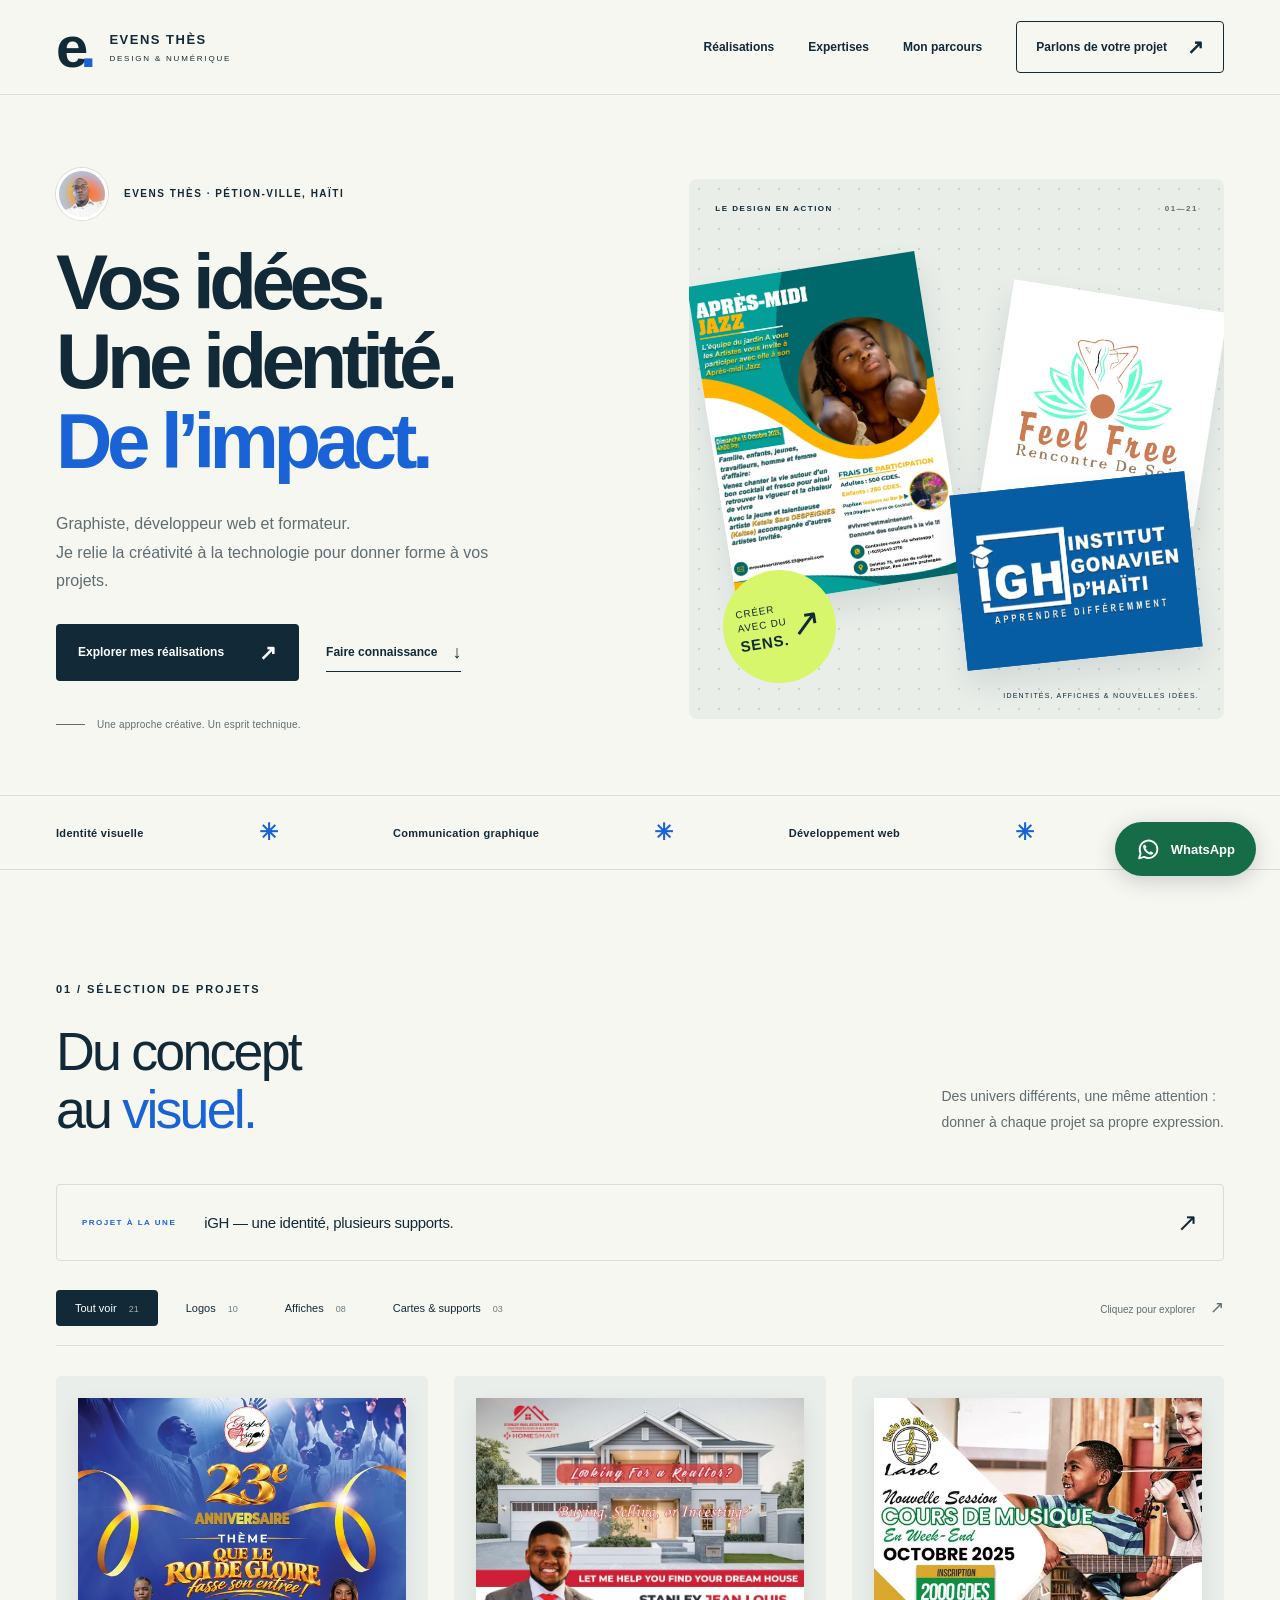
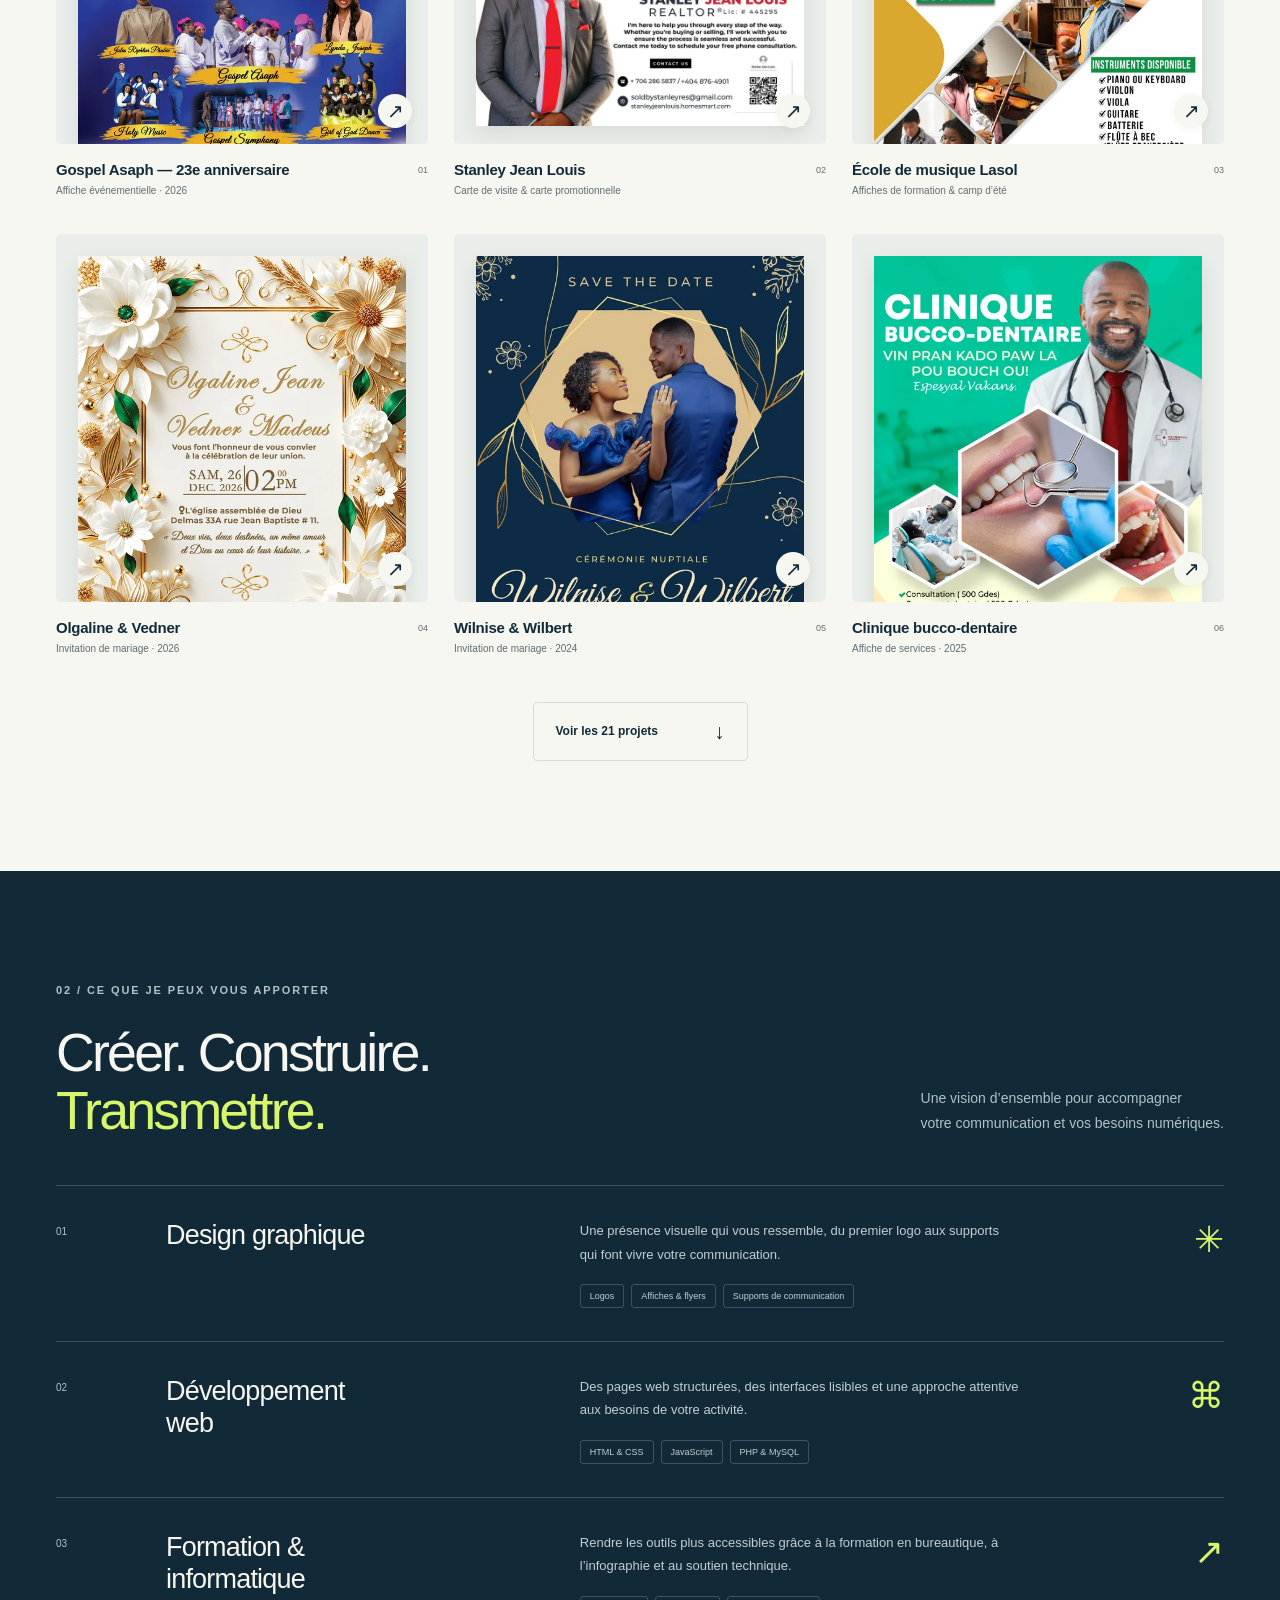
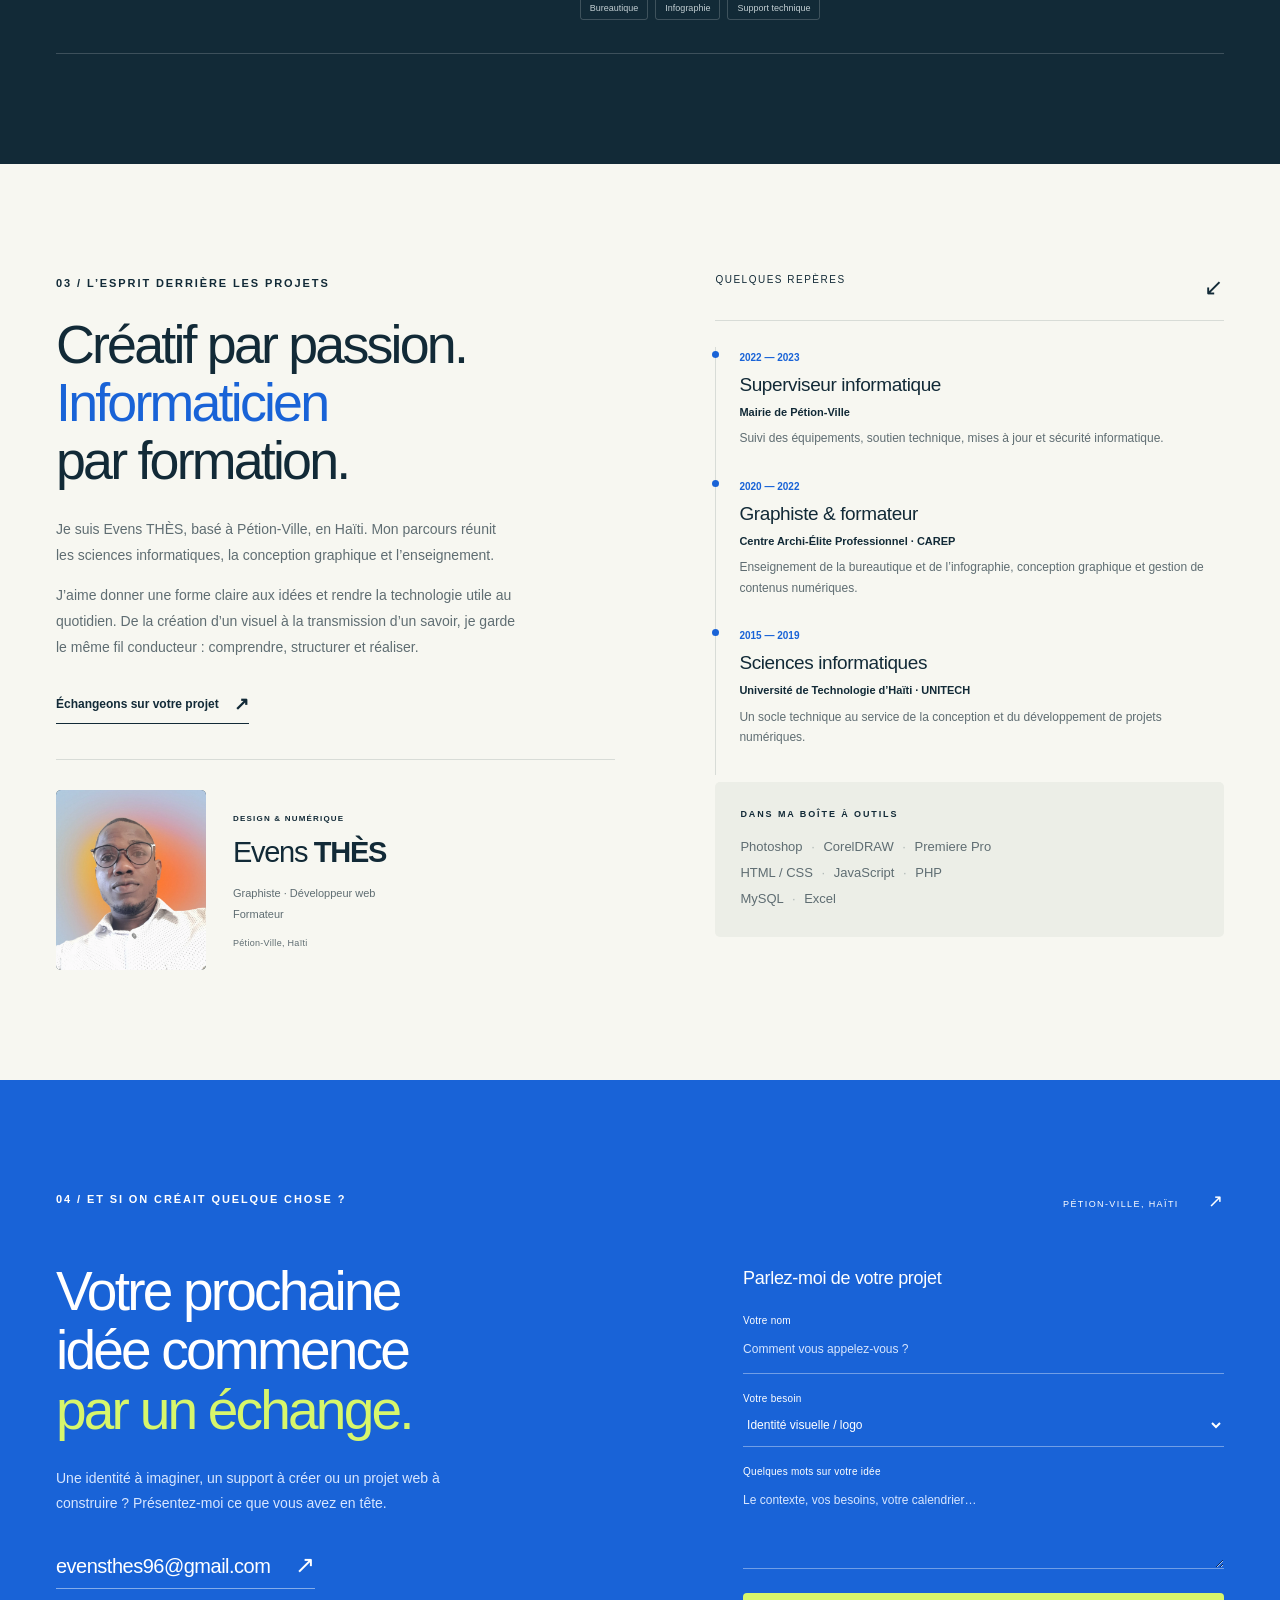
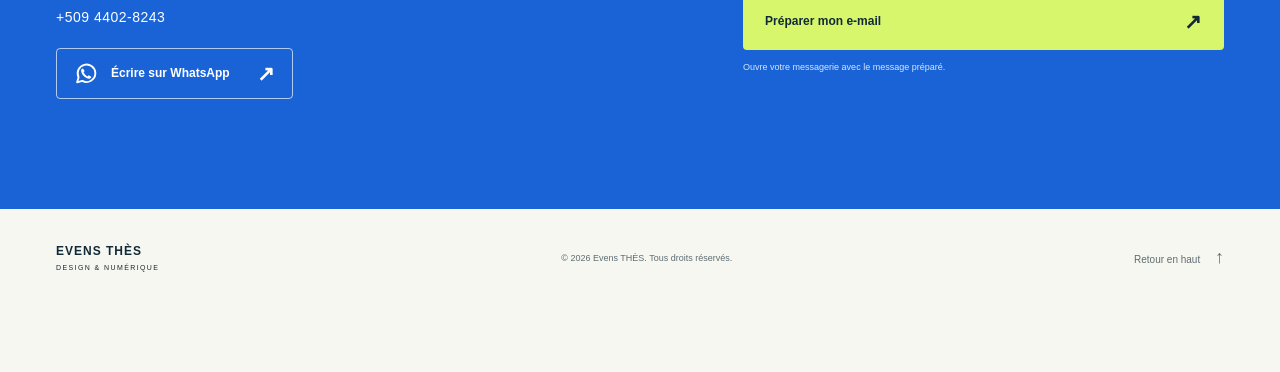
<file: index.html>
<!doctype html>
<html lang="fr">
<head>
<meta charset="UTF-8"><meta name="viewport" content="width=device-width, initial-scale=1">
<title>Evens THÈS — Graphiste & développeur web en Haïti</title>
<meta name="description" content="Portfolio d’Evens THÈS, graphiste, développeur web et formateur à Pétion-Ville, Haïti. Découvrez ses identités visuelles, affiches et son parcours informatique.">
<meta name="theme-color" content="#122a37">
<meta property="og:title" content="Evens THÈS — Design & numérique"><meta property="og:description" content="Des identités qui se remarquent. Des solutions qui servent. Découvrez mon univers graphique et numérique."><meta property="og:type" content="website"><meta property="og:image" content="assets/jazz.webp">
<link rel="icon" type="image/svg+xml" href="assets/favicon.svg"><link rel="stylesheet" href="style.css">
<script src="configuration.js" defer></script>
<script src="contact.js" defer></script>
<script src="projets.js" defer></script>
<script src="app.js" defer></script>
</head>
<body>
<a class="skip" href="#main">Aller au contenu</a>
<header class="header"><div class="nav-wrap">
<a class="brand" href="#accueil" aria-label="Evens THÈS, accueil"><span class="brand-symbol">e<span>.</span></span><span>EVENS THÈS<span class="brand-sub">DESIGN & NUMÉRIQUE</span></span></a>
<button class="menu-toggle" aria-controls="navigation" aria-expanded="false" aria-label="Ouvrir le menu"><span></span><span></span></button>
<nav id="navigation" aria-label="Navigation principale"><a href="#realisations">Réalisations</a><a href="#expertises">Expertises</a><a href="#parcours">Mon parcours</a><a class="nav-contact" href="#contact">Parlons de votre projet <span aria-hidden="true">↗</span></a></nav>
</div></header>
<main id="main">
<section class="hero wrap" id="accueil">
<div class="hero-copy"><p class="eyebrow"><img class="hero-avatar" data-profile-photo src="assets/photo-profil.webp" alt="Portrait d’Evens THÈS" width="52" height="52"> EVENS THÈS · PÉTION-VILLE, HAÏTI</p>
<h1>Vos idées.<br>Une identité.<br><span>De l’impact.</span></h1>
<p class="hero-intro">Graphiste, développeur web et formateur.<br>Je relie la créativité à la technologie pour donner forme à vos projets.</p>
<div class="hero-actions"><a class="button primary" href="#realisations">Explorer mes réalisations <span aria-hidden="true">↗</span></a><a class="text-link" href="#parcours">Faire connaissance <span aria-hidden="true">↓</span></a></div>
<div class="hero-note"><span class="note-line"></span> Une approche créative. Un esprit technique.</div></div>
<div class="hero-art" aria-label="Aperçu de mes créations graphiques"><div class="art-grid"></div><div class="art-label">LE DESIGN EN ACTION <span>01—21</span></div>
<button class="hero-piece hero-jazz" data-project="jazz" aria-label="Découvrir l’affiche Après-midi Jazz"><img src="assets/jazz-thumb.webp" alt="Affiche Après-midi Jazz" width="566" height="800" fetchpriority="high"></button>
<button class="hero-piece hero-feel" data-project="feel-free" aria-label="Découvrir le logo Feel Free"><img src="assets/feel-free-thumb.webp" alt="Identité visuelle Feel Free" width="740" height="750"></button>
<button class="hero-piece hero-igh" data-project="igh" aria-label="Découvrir le logo Institut Gonavien d’Haïti"><img src="assets/igh-thumb.webp" alt="Identité visuelle IGH" width="750" height="750"></button>
<div class="round-note" aria-hidden="true"><span>CRÉER<br>AVEC DU<br><strong>SENS.</strong></span><b>↗</b></div><p class="art-footer">IDENTITÉS, AFFICHES & NOUVELLES IDÉES.</p></div>
</section>
<div class="discipline-band"><div class="wrap"><span>Identité visuelle</span><i>✳</i><span>Communication graphique</span><i>✳</i><span>Développement web</span><i>✳</i><span>Transmission</span></div></div>
<section class="work-section wrap section" id="realisations">
<div class="section-heading"><div><p class="eyebrow">01 / SÉLECTION DE PROJETS</p><h2>Du concept<br>au <em>visuel.</em></h2></div><p class="section-lead">Des univers différents, une même attention :<br>donner à chaque projet sa propre expression.</p></div>
<a class="featured-link" href="projet-igh.html"><span>PROJET À LA UNE</span><strong>iGH — une identité, plusieurs supports.</strong><span class="featured-arrow" aria-hidden="true">↗</span></a>
<div class="filter-bar"><div class="filters" role="group" aria-label="Filtrer les réalisations"><button class="filter active" data-filter="all" aria-pressed="true">Tout voir <span>21</span></button><button class="filter" data-filter="logos" aria-pressed="false">Logos <span>10</span></button><button class="filter" data-filter="affiches" aria-pressed="false">Affiches <span>08</span></button><button class="filter" data-filter="supports" aria-pressed="false">Cartes & supports <span>03</span></button></div><span class="filter-hint">Cliquez pour explorer <span aria-hidden="true">↗</span></span></div>
<p class="sr-only" role="status" id="work-status"></p><div class="work-grid" id="work-grid"></div>
<div class="more-wrap"><button class="button outline" id="more-projects">Voir les 21 projets <span aria-hidden="true">↓</span></button></div>
<noscript><p>Découvrez quelques créations ci-dessus. Activez JavaScript pour afficher la galerie complète.</p></noscript>
</section>
<section class="expertise-section section" id="expertises"><div class="wrap"><div class="section-heading"><div><p class="eyebrow">02 / CE QUE JE PEUX VOUS APPORTER</p><h2>Créer. Construire.<br><em>Transmettre.</em></h2></div><p class="section-lead">Une vision d’ensemble pour accompagner<br>votre communication et vos besoins numériques.</p></div>
<div class="service-list">
<article class="service"><span class="service-num">01</span><h3>Design graphique</h3><div><p>Une présence visuelle qui vous ressemble, du premier logo aux supports qui font vivre votre communication.</p><div class="tags"><span>Logos</span><span>Affiches & flyers</span><span>Supports de communication</span></div></div><span class="service-icon" aria-hidden="true">✳</span></article>
<article class="service"><span class="service-num">02</span><h3>Développement <br>web</h3><div><p>Des pages web structurées, des interfaces lisibles et une approche attentive aux besoins de votre activité.</p><div class="tags"><span>HTML & CSS</span><span>JavaScript</span><span>PHP & MySQL</span></div></div><span class="service-icon" aria-hidden="true">⌘</span></article>
<article class="service"><span class="service-num">03</span><h3>Formation & <br>informatique</h3><div><p>Rendre les outils plus accessibles grâce à la formation en bureautique, à l’infographie et au soutien technique.</p><div class="tags"><span>Bureautique</span><span>Infographie</span><span>Support technique</span></div></div><span class="service-icon" aria-hidden="true">↗</span></article>
</div></div></section>
<section class="about-section wrap section" id="parcours"><div class="about-intro"><p class="eyebrow">03 / L’ESPRIT DERRIÈRE LES PROJETS</p><h2>Créatif par passion.<br><em>Informaticien</em><br>par formation.</h2><p>Je suis Evens THÈS, basé à Pétion-Ville, en Haïti. Mon parcours réunit les sciences informatiques, la conception graphique et l’enseignement.</p><p>J’aime donner une forme claire aux idées et rendre la technologie utile au quotidien. De la création d’un visuel à la transmission d’un savoir, je garde le même fil conducteur : comprendre, structurer et réaliser.</p><a class="text-link" href="#contact">Échangeons sur votre projet <span aria-hidden="true">↗</span></a><figure class="profile-card"><div class="profile-photo-wrap"><img id="profile-photo" data-profile-photo src="assets/photo-profil.webp" alt="Portrait d’Evens THÈS" width="400" height="480" loading="lazy"></div><figcaption><span class="eyebrow">DESIGN & NUMÉRIQUE</span><span class="profile-name">Evens <strong>THÈS</strong></span><span class="profile-role">Graphiste · Développeur web<br>Formateur</span><span class="profile-place">Pétion-Ville, Haïti</span></figcaption></figure></div>
<div class="about-details"><div class="detail-title">QUELQUES REPÈRES <span aria-hidden="true">↙</span></div>
<ol class="timeline"><li><span class="date">2022 — 2023</span><h3>Superviseur informatique</h3><p class="org">Mairie de Pétion-Ville</p><p>Suivi des équipements, soutien technique, mises à jour et sécurité informatique.</p></li><li><span class="date">2020 — 2022</span><h3>Graphiste & formateur</h3><p class="org">Centre Archi-Élite Professionnel · CAREP</p><p>Enseignement de la bureautique et de l’infographie, conception graphique et gestion de contenus numériques.</p></li><li><span class="date">2015 — 2019</span><h3>Sciences informatiques</h3><p class="org">Université de Technologie d’Haïti · UNITECH</p><p>Un socle technique au service de la conception et du développement de projets numériques.</p></li></ol>
<div class="toolbox"><p class="eyebrow">DANS MA BOÎTE À OUTILS</p><p>Photoshop <span>·</span> CorelDRAW <span>·</span> Premiere Pro<br>HTML / CSS <span>·</span> JavaScript <span>·</span> PHP<br>MySQL <span>·</span> Excel</p></div></div></section>
<section class="contact-section section" id="contact"><div class="wrap"><div class="contact-top"><p class="eyebrow">04 / ET SI ON CRÉAIT QUELQUE CHOSE ?</p><span>PÉTION-VILLE, HAÏTI <span aria-hidden="true">↗</span></span></div><div class="contact-layout"><div><h2>Votre prochaine<br>idée commence<br><em>par un échange.</em></h2><p>Une identité à imaginer, un support à créer ou un projet web à construire ? Présentez-moi ce que vous avez en tête.</p><a class="email-link" href="mailto:evensthes96@gmail.com">evensthes96@gmail.com <span aria-hidden="true">↗</span></a><a class="phone-link" href="tel:+50944028243">+509 4402-8243</a><a class="button whatsapp-contact" data-whatsapp href="https://wa.me/50944028243?text=Bonjour%20Evens%2C%20je%20souhaite%20%C3%A9changer%20au%20sujet%20d%E2%80%99un%20projet." target="_blank" rel="noopener noreferrer"><svg viewBox="0 0 24 24" fill="none" xmlns="http://www.w3.org/2000/svg" aria-hidden="true"><path d="M20.5 11.6a8.5 8.5 0 0 1-12.6 7.5L3 20.5l1.4-4.8A8.5 8.5 0 1 1 20.5 11.6Z" stroke="currentColor" stroke-width="1.8" stroke-linejoin="round"/><path d="M8.2 7.4c.2-.2.4-.2.6 0l1.2 2c.1.2.1.4-.1.6l-.8.9a8.2 8.2 0 0 0 3.9 3.9l.9-.9c.2-.2.4-.2.6-.1l2 1.2c.2.2.3.4.1.7-.5.9-1.2 1.4-2.1 1.3-3.9-.6-7.1-3.8-7.7-7.7-.1-.8.4-1.5 1.4-1.9Z" fill="currentColor"/></svg><span>Écrire sur WhatsApp</span><span aria-hidden="true">↗</span></a></div>
<form class="contact-form" id="contact-form"><h3>Parlez-moi de votre projet</h3><label for="name">Votre nom</label><input name="name" id="name" autocomplete="name" required placeholder="Comment vous appelez-vous ?" maxlength="100"><label for="subject">Votre besoin</label><select name="subject" id="subject"><option>Identité visuelle / logo</option><option>Affiche / communication</option><option>Projet web</option><option>Formation / informatique</option><option>Autre projet</option></select><label for="message">Quelques mots sur votre idée</label><textarea name="message" id="message" required rows="3" placeholder="Le contexte, vos besoins, votre calendrier…" maxlength="3000"></textarea><button class="button lime" type="submit">Préparer mon e-mail <span aria-hidden="true">↗</span></button><p class="form-note" id="form-note" role="status">Ouvre votre messagerie avec le message préparé.</p></form></div></div></section>
</main>
<footer class="footer wrap"><a class="footer-name" href="#accueil">EVENS THÈS<span>DESIGN & NUMÉRIQUE</span></a><p>© <span id="year">2026</span> Evens THÈS. Tous droits réservés.</p><a href="#accueil">Retour en haut <span aria-hidden="true">↑</span></a></footer>
<dialog id="project-dialog" aria-labelledby="dialog-title"><div class="dialog-toolbar"><span id="dialog-counter"></span><button class="icon-button" id="dialog-close" aria-label="Fermer le projet">✕</button></div><div class="dialog-body"><div class="dialog-image-wrap"><img id="dialog-image" src="assets/igh.webp" alt=""><button class="variant-button" id="variant-button" hidden>Voir la version sur fond blanc</button></div><div class="dialog-info"><p class="eyebrow" id="dialog-type"></p><h2 id="dialog-title"></h2><p id="dialog-description"></p><p class="dialog-role">Mon rôle <strong>Conception graphique</strong></p><a class="text-link" id="dialog-original" href="assets/igh.webp" target="_blank" rel="noopener">Ouvrir l’image <span aria-hidden="true">↗</span></a><a class="button primary case-link" id="dialog-case" href="projet-igh.html" hidden>Voir le projet complet <span aria-hidden="true">↗</span></a><div class="dialog-arrows"><button class="icon-button" id="project-prev" aria-label="Projet précédent">←</button><button class="icon-button" id="project-next" aria-label="Projet suivant">→</button></div><p class="dialog-tip">Utilisez aussi les flèches du clavier pour naviguer.</p></div></div></dialog>
<a class="whatsapp-float" data-whatsapp href="https://wa.me/50944028243?text=Bonjour%20Evens%2C%20je%20souhaite%20%C3%A9changer%20au%20sujet%20d%E2%80%99un%20projet." target="_blank" rel="noopener noreferrer" aria-label="Discuter avec Evens sur WhatsApp, au +509 4402-8243, dans un nouvel onglet"><svg viewBox="0 0 24 24" fill="none" xmlns="http://www.w3.org/2000/svg" aria-hidden="true"><path d="M20.5 11.6a8.5 8.5 0 0 1-12.6 7.5L3 20.5l1.4-4.8A8.5 8.5 0 1 1 20.5 11.6Z" stroke="currentColor" stroke-width="1.8" stroke-linejoin="round"/><path d="M8.2 7.4c.2-.2.4-.2.6 0l1.2 2c.1.2.1.4-.1.6l-.8.9a8.2 8.2 0 0 0 3.9 3.9l.9-.9c.2-.2.4-.2.6-.1l2 1.2c.2.2.3.4.1.7-.5.9-1.2 1.4-2.1 1.3-3.9-.6-7.1-3.8-7.7-7.7-.1-.8.4-1.5 1.4-1.9Z" fill="currentColor"/></svg><span>WhatsApp</span></a>
</body></html>
</file>
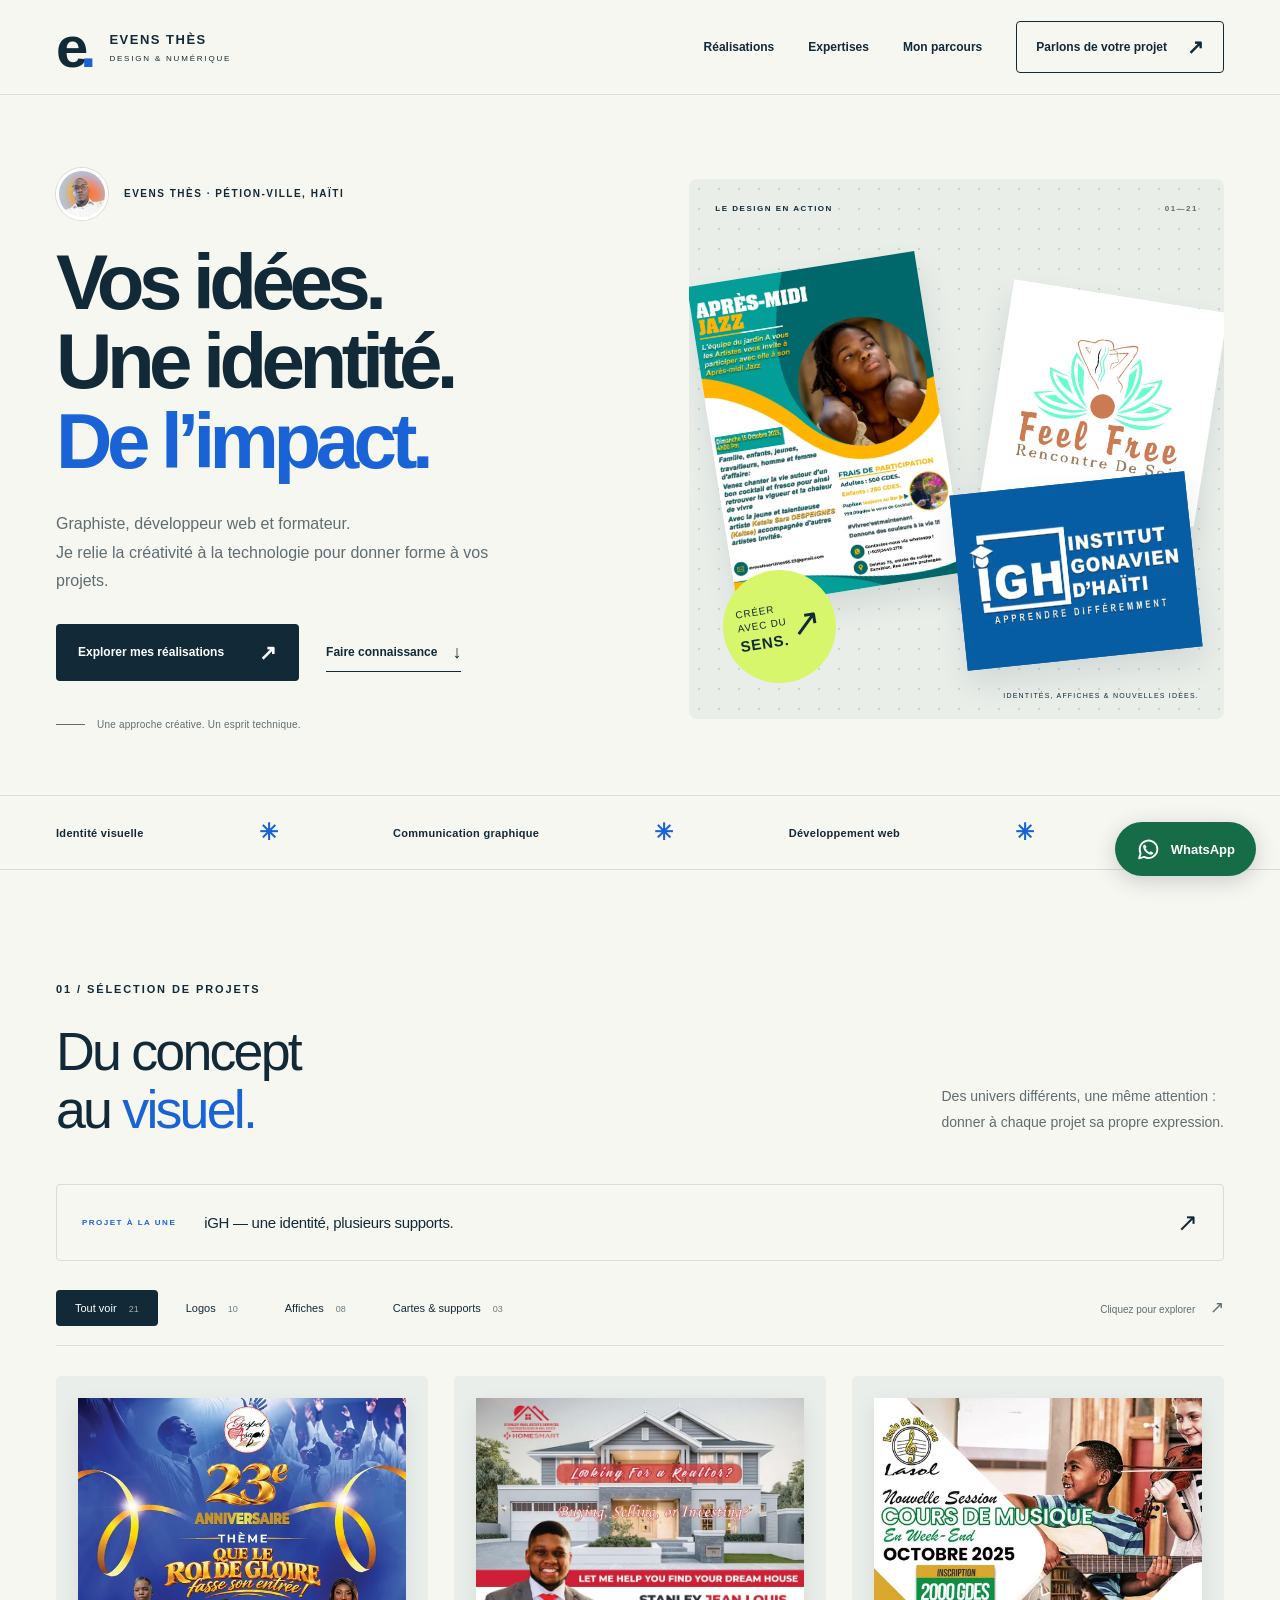
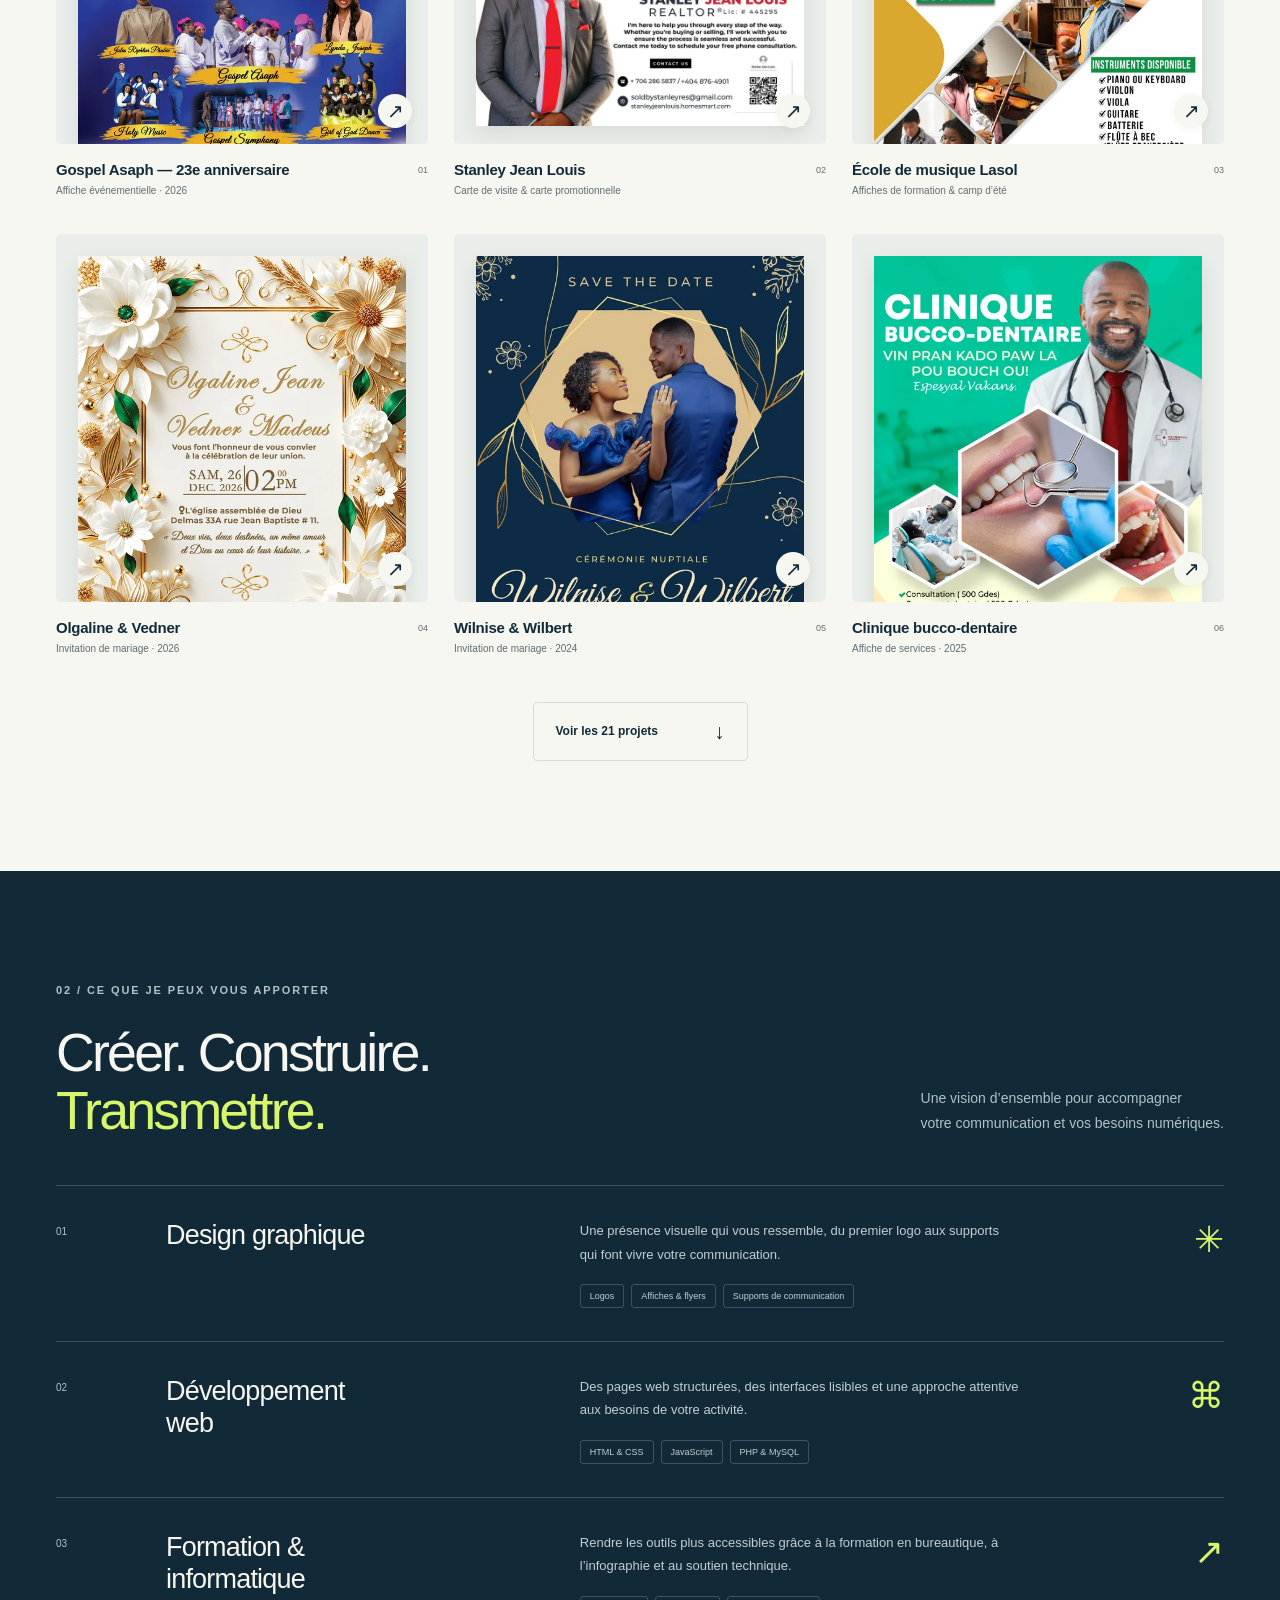
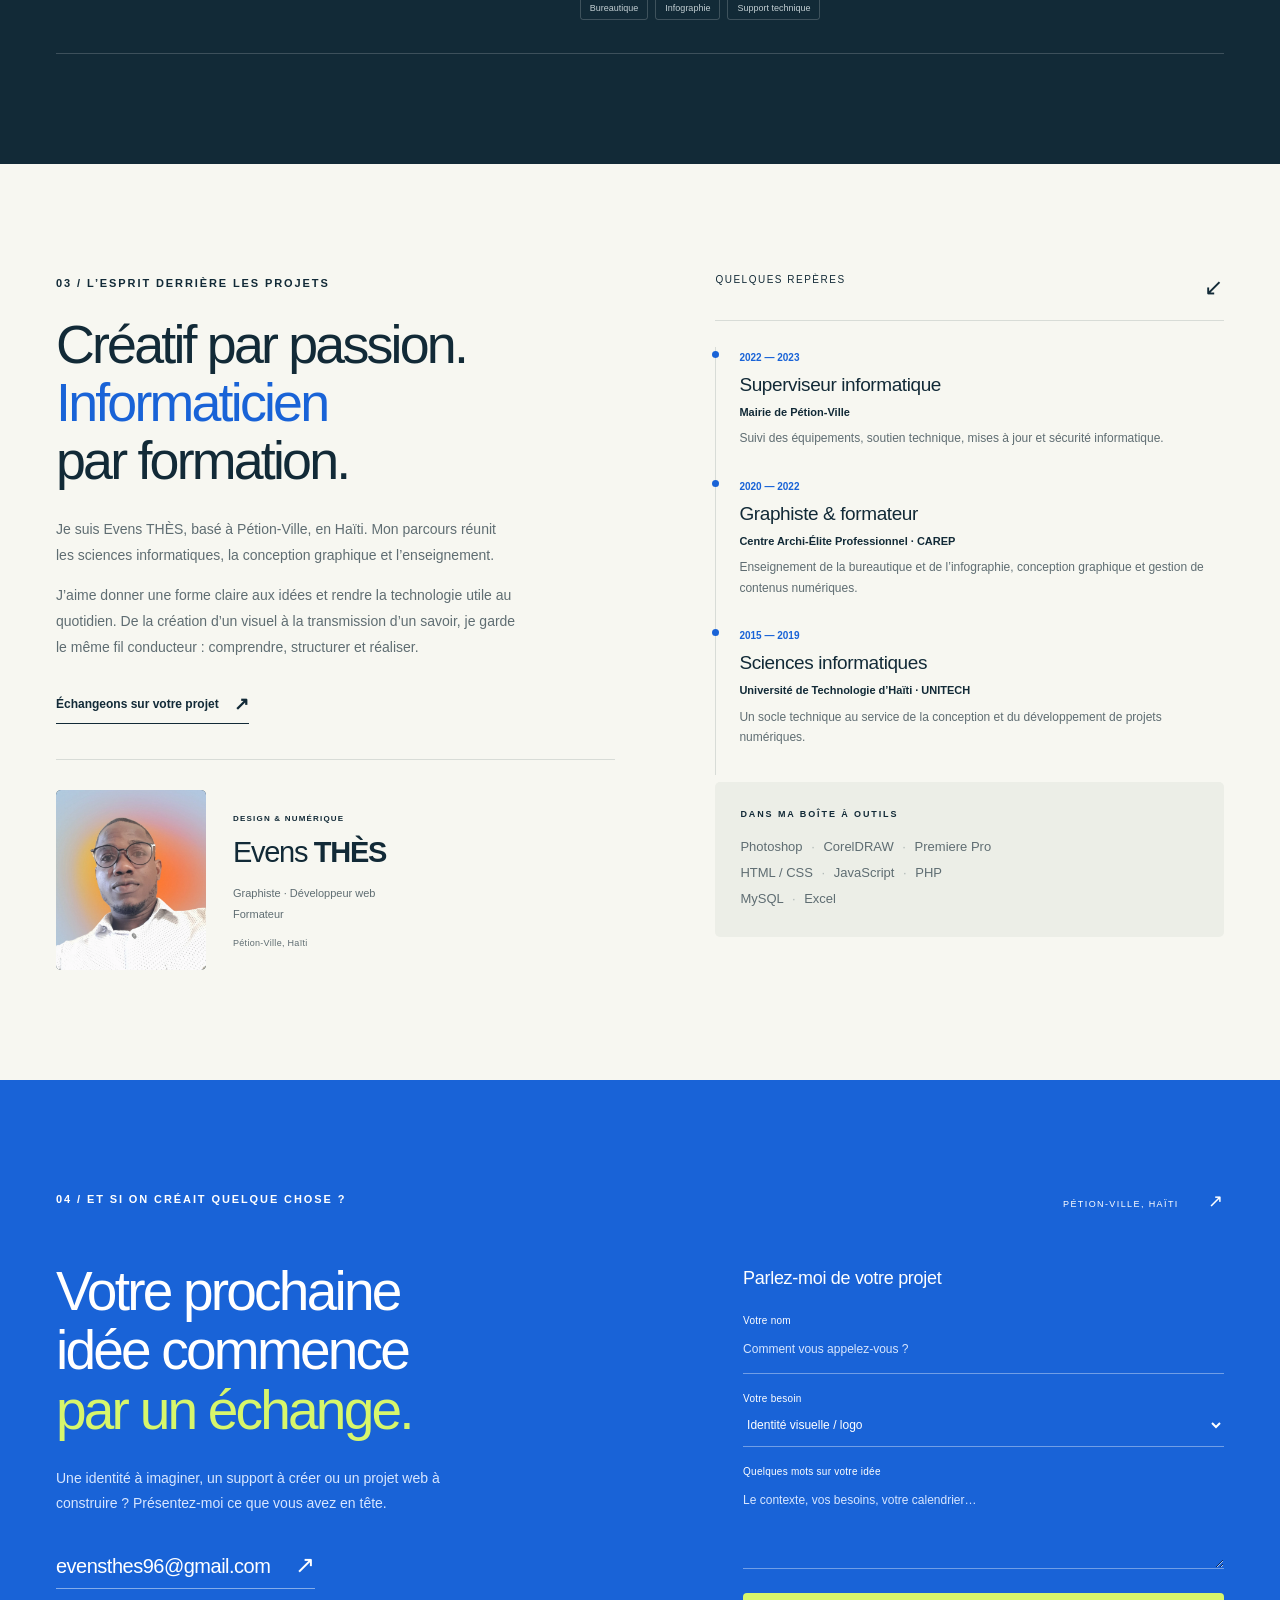
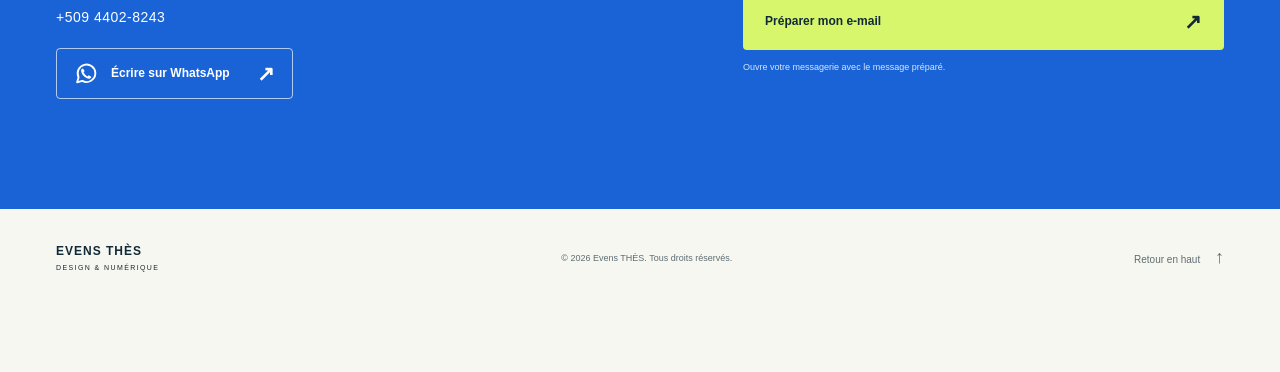
<file: evens.github.io/index.html>
<!doctype html>
<html lang="fr"><head><meta charset="utf-8"><meta name="viewport" content="width=device-width,initial-scale=1"><title>Portfolio d’Evens THÈS</title><meta http-equiv="refresh" content="0;url=../"><link rel="canonical" href="../"><script>location.replace("../"+location.search+location.hash);</script></head><body><p>Le portfolio a une nouvelle adresse. <a href="../">Ouvrir le portfolio d’Evens THÈS</a>.</p></body></html>
</file>
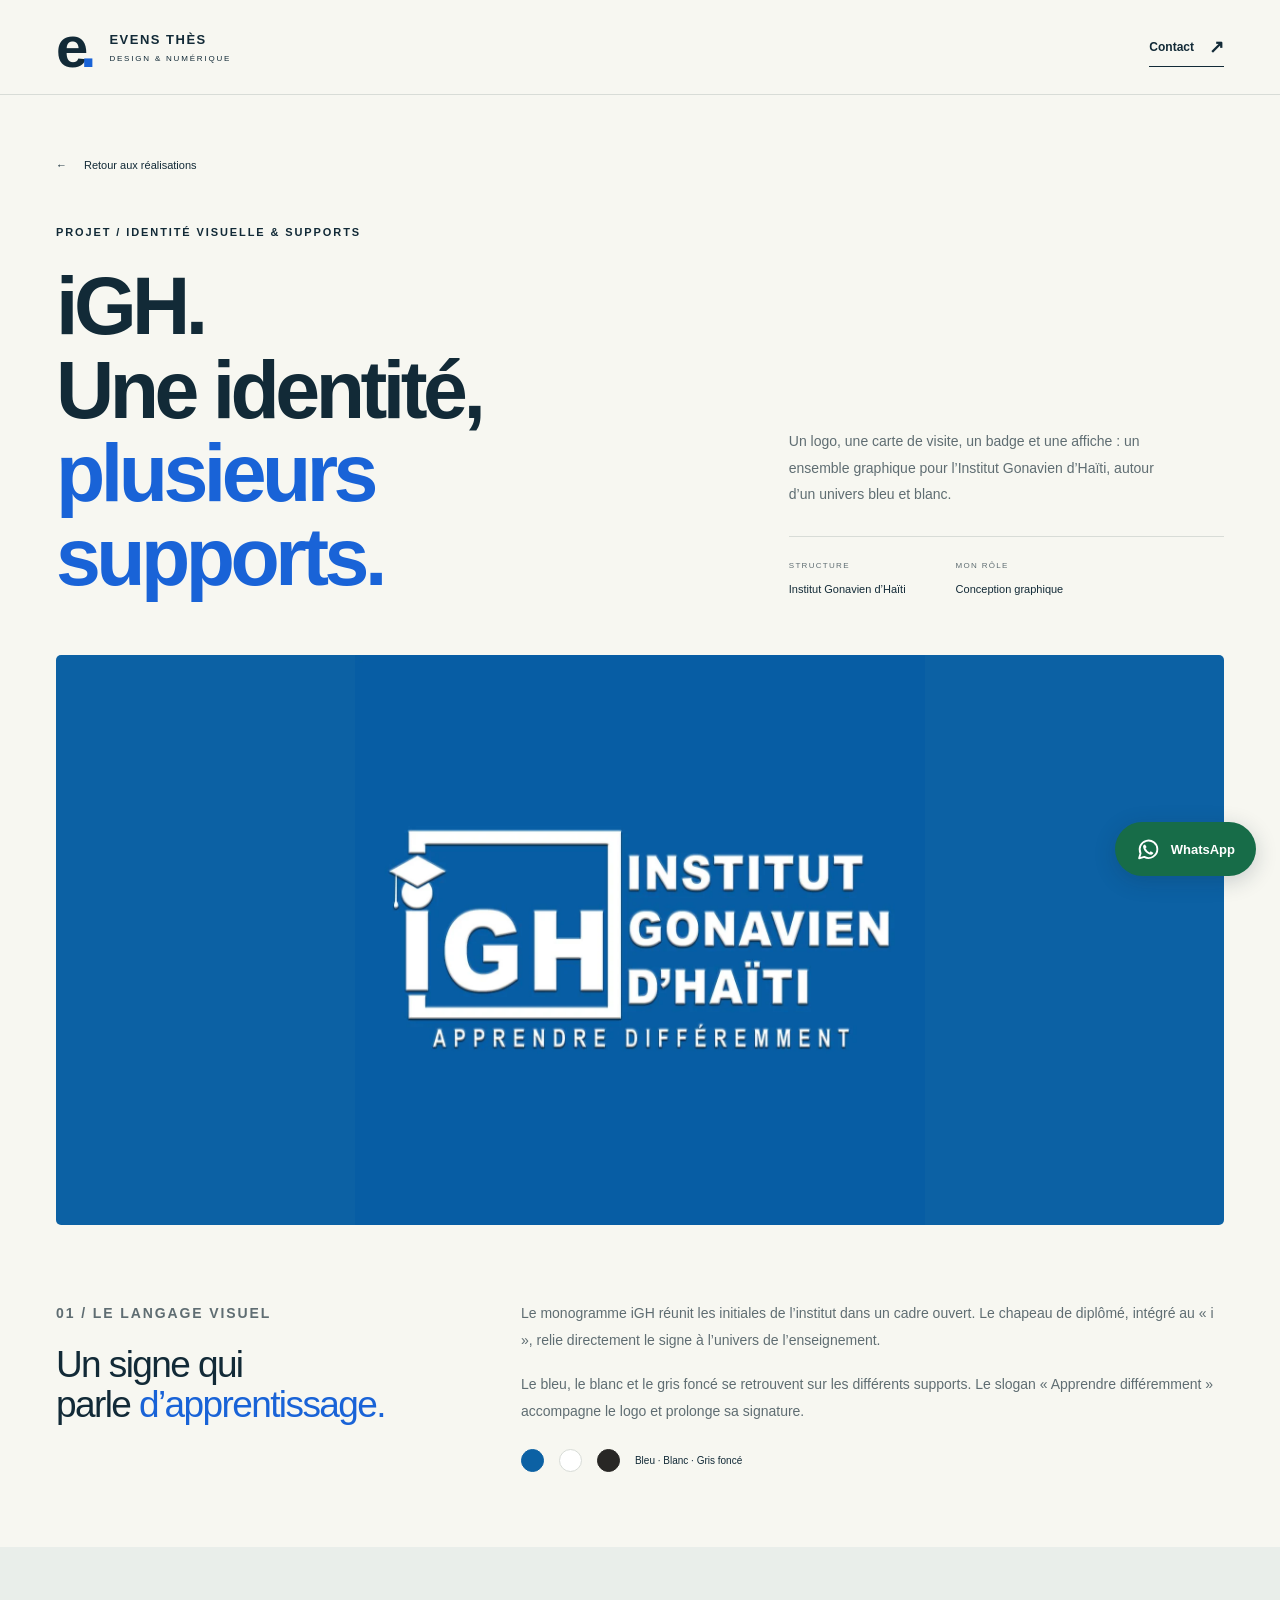
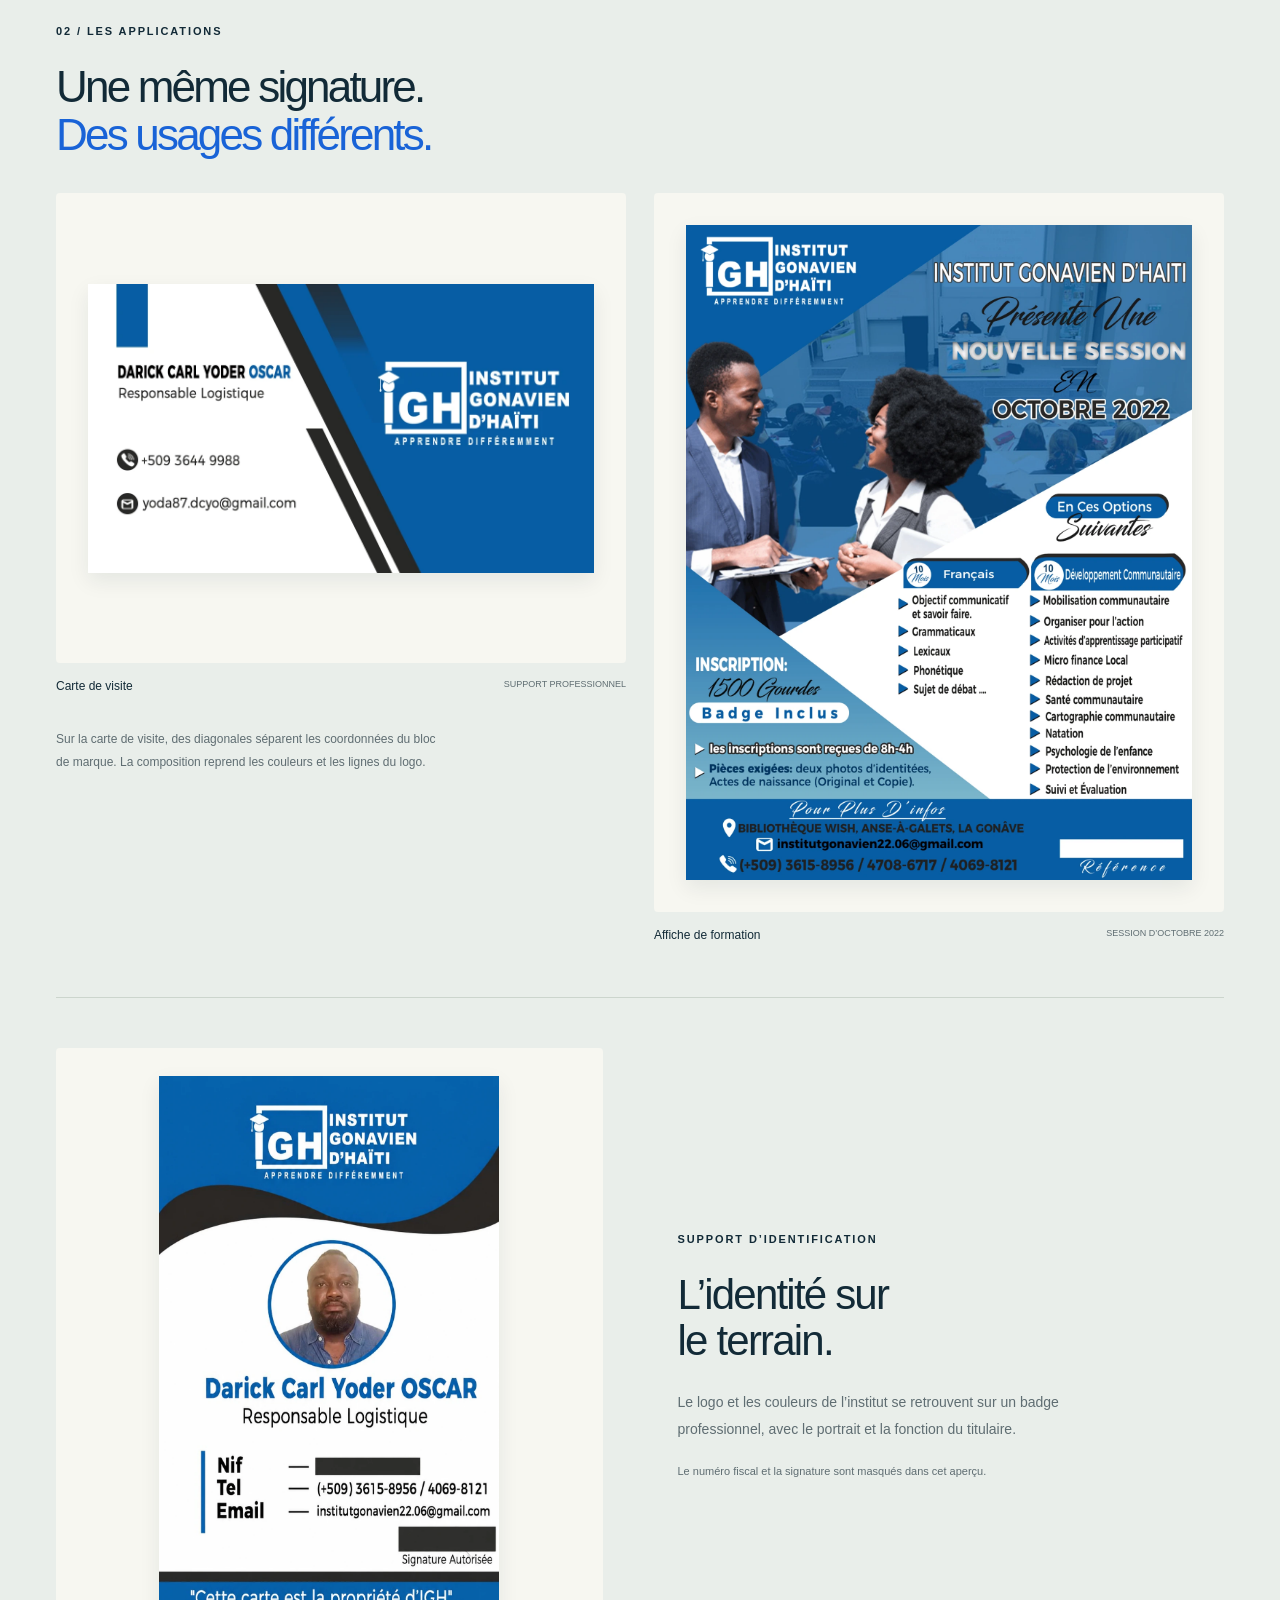
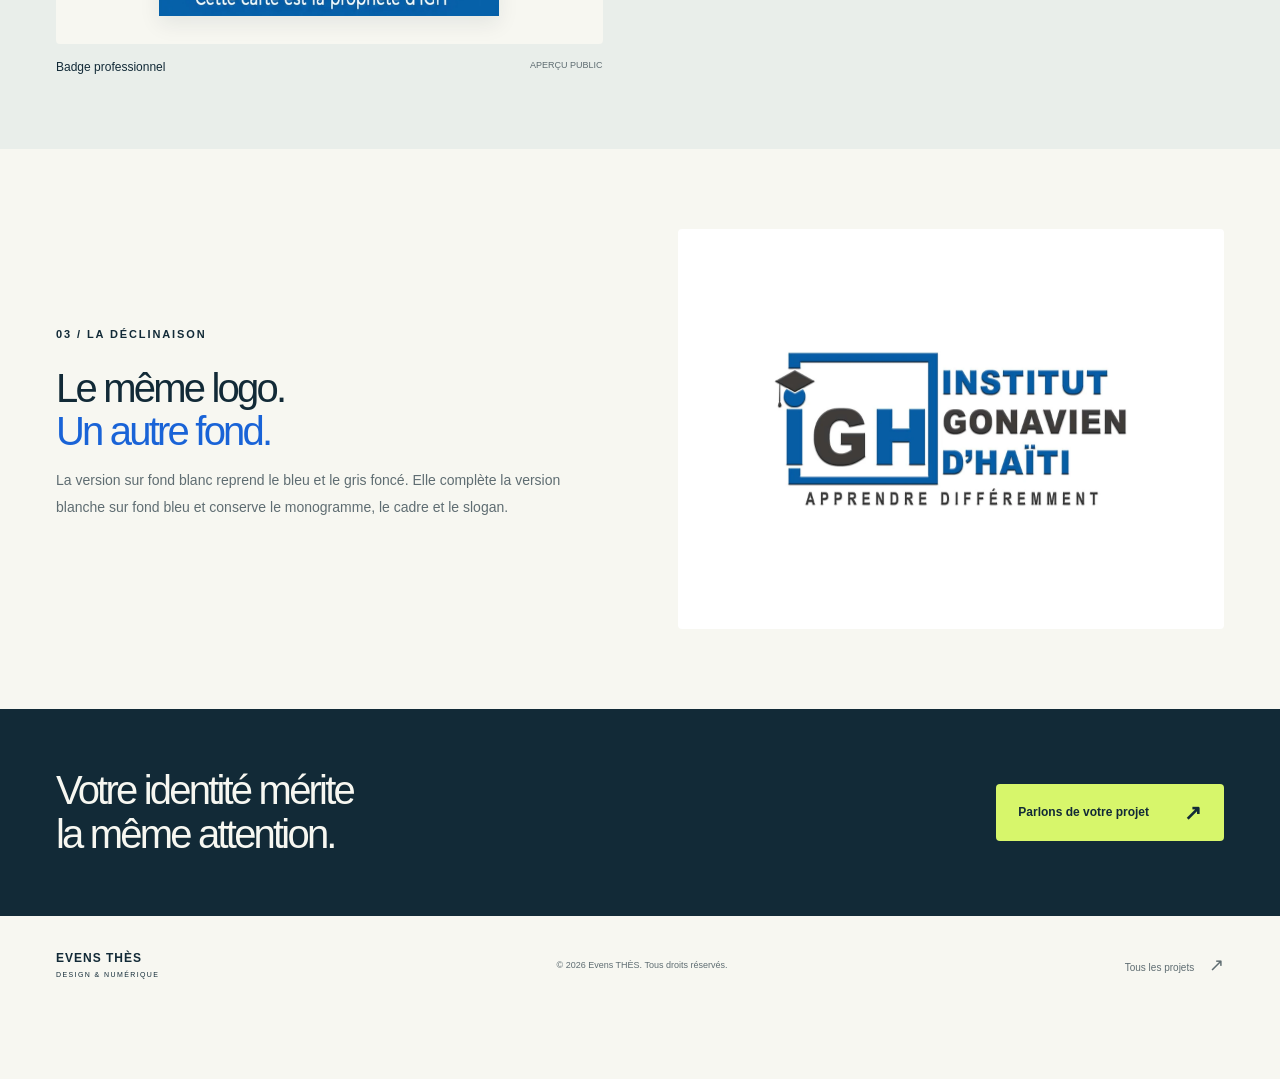
<file: projet-igh.html>
<!doctype html><html lang="fr"><head><meta charset="UTF-8"><meta name="viewport" content="width=device-width,initial-scale=1"><title>iGH — Identité visuelle & supports | Evens THÈS</title><meta name="description" content="Le projet graphique iGH par Evens THÈS : logo, déclinaisons, carte de visite, badge et affiche de formation pour l’Institut Gonavien d’Haïti."><meta name="theme-color" content="#122a37"><link rel="icon" type="image/svg+xml" href="assets/favicon.svg"><link rel="stylesheet" href="style.css"><script src="configuration.js" defer></script><script src="contact.js" defer></script></head><body>
<a class="skip" href="#main">Aller au contenu</a><header class="header"><div class="nav-wrap"><a class="brand" href="index.html" aria-label="Evens THÈS, accueil"><span class="brand-symbol">e<span>.</span></span><span>EVENS THÈS<span class="brand-sub">DESIGN & NUMÉRIQUE</span></span></a><a class="text-link" href="index.html#contact">Contact <span aria-hidden="true">↗</span></a></div></header>
<main id="main"><section class="case-hero wrap"><a class="case-back" href="index.html#realisations"><span aria-hidden="true">←</span> Retour aux réalisations</a><div class="case-hero-row"><div><p class="eyebrow">PROJET / IDENTITÉ VISUELLE & SUPPORTS</p><h1>iGH.<br>Une identité,<br><span>plusieurs supports.</span></h1></div><div><p class="case-intro">Un logo, une carte de visite, un badge et une affiche : un ensemble graphique pour l’Institut Gonavien d’Haïti, autour d’un univers bleu et blanc.</p><div class="case-facts"><p><span>STRUCTURE</span>Institut Gonavien d’Haïti</p><p><span>MON RÔLE</span>Conception graphique</p></div></div></div></section>
<div class="wrap"><div class="case-cover"><img src="assets/igh.webp" alt="Logo blanc de l’Institut Gonavien d’Haïti sur fond bleu, avec le slogan Apprendre différemment" width="1200" height="1200" fetchpriority="high"></div></div>
<section class="case-story wrap"><div><p class="eyebrow">01 / LE LANGAGE VISUEL</p><h2>Un signe qui<br>parle <em>d’apprentissage.</em></h2></div><div><p>Le monogramme iGH réunit les initiales de l’institut dans un cadre ouvert. Le chapeau de diplômé, intégré au « i », relie directement le signe à l’univers de l’enseignement.</p><p>Le bleu, le blanc et le gris foncé se retrouvent sur les différents supports. Le slogan « Apprendre différemment » accompagne le logo et prolonge sa signature.</p><div class="case-color-notes"><span class="color-dot blue" aria-hidden="true"></span><span class="color-dot white" aria-hidden="true"></span><span class="color-dot charcoal" aria-hidden="true"></span><span>Bleu · Blanc · Gris foncé</span></div></div></section>
<section class="case-supports"><div class="wrap"><p class="eyebrow">02 / LES APPLICATIONS</p><h2>Une même signature.<br><em>Des usages différents.</em></h2><div class="case-support-grid"><div><figure><div class="support-img"><img src="assets/igh-card.webp" alt="Carte de visite iGH, composition géométrique bleue, blanche et gris foncé" width="1050" height="600" loading="lazy"></div><figcaption>Carte de visite <span>SUPPORT PROFESSIONNEL</span></figcaption></figure><p class="case-side-note">Sur la carte de visite, des diagonales séparent les coordonnées du bloc de marque. La composition reprend les couleurs et les lignes du logo.</p></div><figure><div class="support-img"><img src="assets/igh-flyer.webp" alt="Affiche iGH de la session d’octobre 2022, pour les formations en français et développement communautaire" width="1390" height="1800" loading="lazy"></div><figcaption>Affiche de formation <span>SESSION D’OCTOBRE 2022</span></figcaption></figure></div><div class="case-badge-row" id="badge"><figure class="case-badge"><div class="case-badge-image"><img src="assets/igh-badge-public.webp" alt="Badge professionnel iGH avec le portrait et la fonction du titulaire ; numéro fiscal et signature masqués" width="995" height="1580" loading="lazy"></div><figcaption>Badge professionnel <span>APERÇU PUBLIC</span></figcaption></figure><div class="case-badge-copy"><p class="eyebrow">SUPPORT D’IDENTIFICATION</p><h3>L’identité sur<br>le terrain.</h3><p>Le logo et les couleurs de l’institut se retrouvent sur un badge professionnel, avec le portrait et la fonction du titulaire.</p><p class="badge-privacy-note">Le numéro fiscal et la signature sont masqués dans cet aperçu.</p></div></div></div></section>
<section class="case-variant wrap"><div><p class="eyebrow">03 / LA DÉCLINAISON</p><h2>Le même logo.<br><em>Un autre fond.</em></h2><p>La version sur fond blanc reprend le bleu et le gris foncé. Elle complète la version blanche sur fond bleu et conserve le monogramme, le cadre et le slogan.</p></div><div class="variant-img"><img src="assets/igh-variant.webp" alt="Déclinaison du logo iGH en bleu et gris foncé sur fond blanc" width="1200" height="1200" loading="lazy"></div></section>
<section class="case-ending"><div class="wrap"><h2>Votre identité mérite<br>la même attention.</h2><a class="button lime" href="index.html#contact">Parlons de votre projet <span aria-hidden="true">↗</span></a></div></section></main>
<footer class="footer wrap"><a class="footer-name" href="index.html">EVENS THÈS<span>DESIGN & NUMÉRIQUE</span></a><p>© 2026 Evens THÈS. Tous droits réservés.</p><a href="index.html#realisations">Tous les projets <span aria-hidden="true">↗</span></a></footer><a class="whatsapp-float" data-whatsapp href="https://wa.me/50944028243?text=Bonjour%20Evens%2C%20je%20souhaite%20%C3%A9changer%20au%20sujet%20d%E2%80%99un%20projet." target="_blank" rel="noopener noreferrer" aria-label="Discuter avec Evens sur WhatsApp, au +509 4402-8243, dans un nouvel onglet"><svg viewBox="0 0 24 24" fill="none" xmlns="http://www.w3.org/2000/svg" aria-hidden="true"><path d="M20.5 11.6a8.5 8.5 0 0 1-12.6 7.5L3 20.5l1.4-4.8A8.5 8.5 0 1 1 20.5 11.6Z" stroke="currentColor" stroke-width="1.8" stroke-linejoin="round"/><path d="M8.2 7.4c.2-.2.4-.2.6 0l1.2 2c.1.2.1.4-.1.6l-.8.9a8.2 8.2 0 0 0 3.9 3.9l.9-.9c.2-.2.4-.2.6-.1l2 1.2c.2.2.3.4.1.7-.5.9-1.2 1.4-2.1 1.3-3.9-.6-7.1-3.8-7.7-7.7-.1-.8.4-1.5 1.4-1.9Z" fill="currentColor"/></svg><span>WhatsApp</span></a></body></html>
</file>
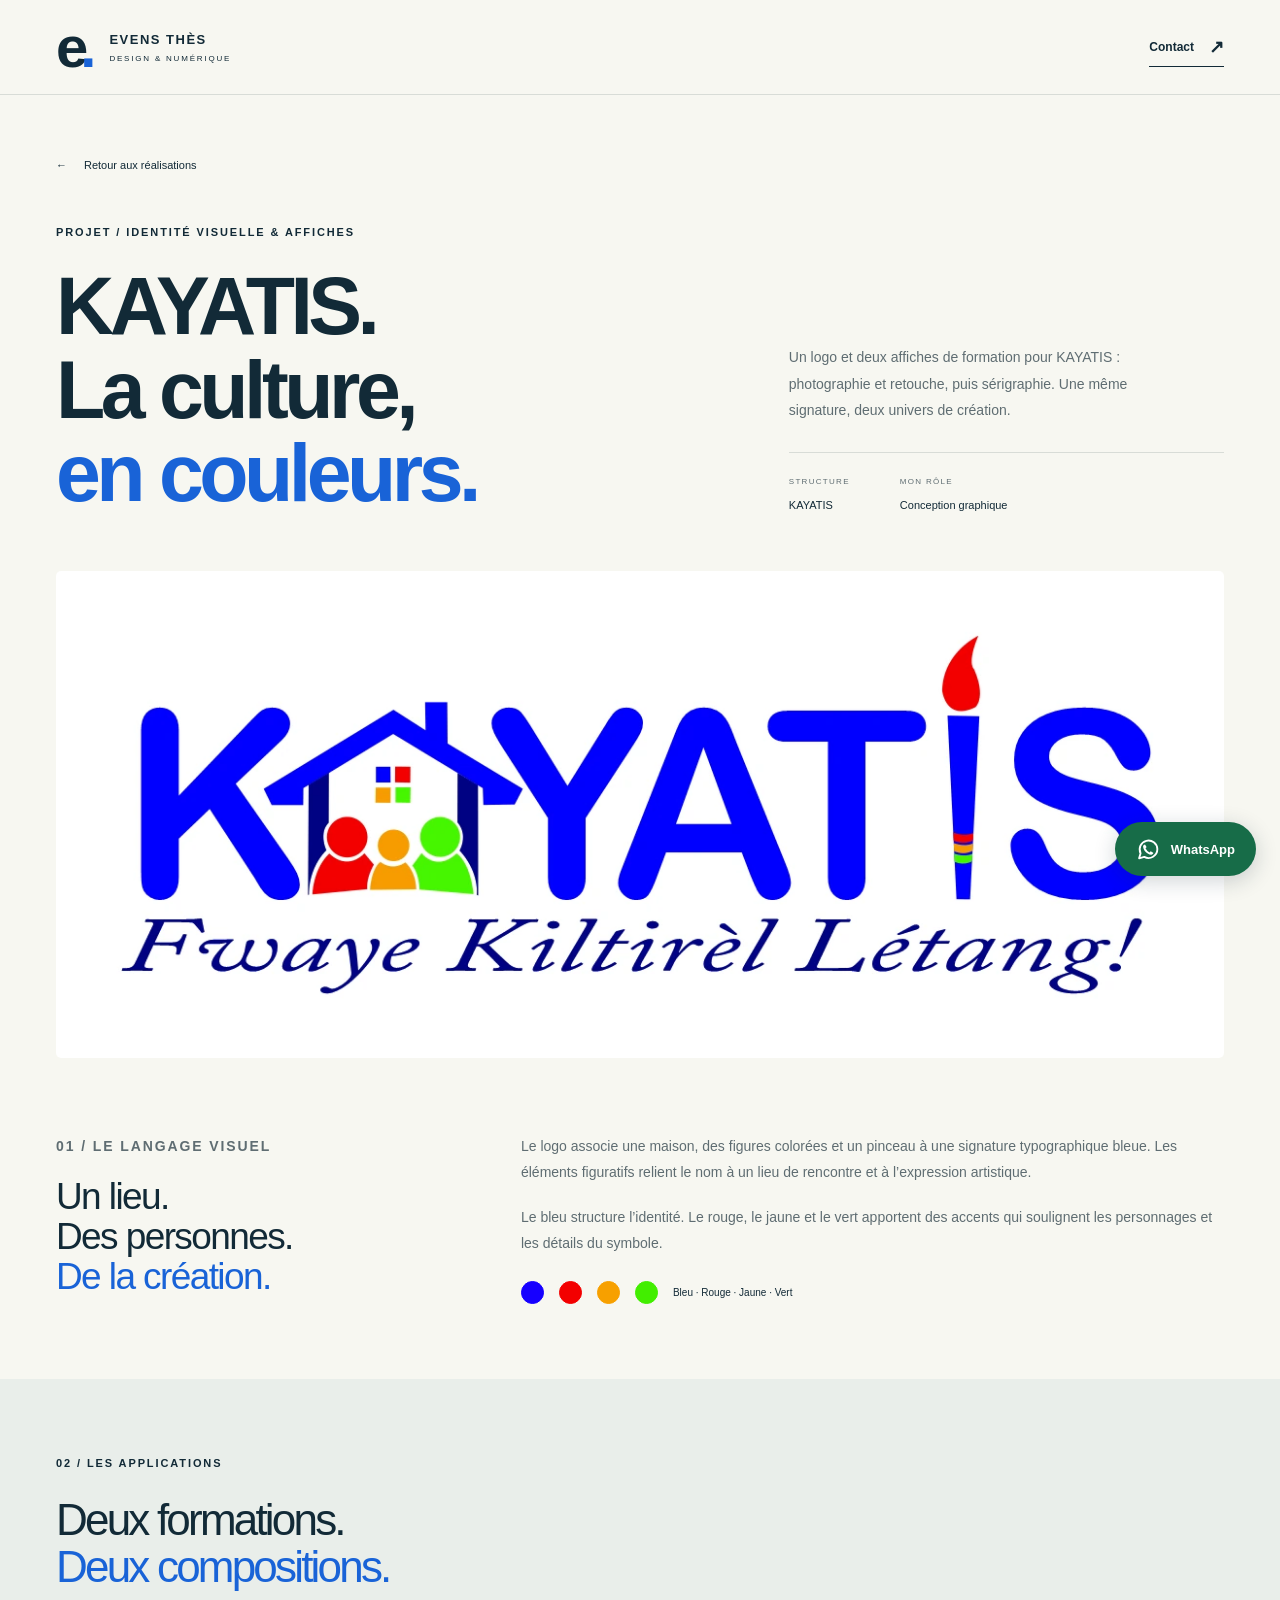
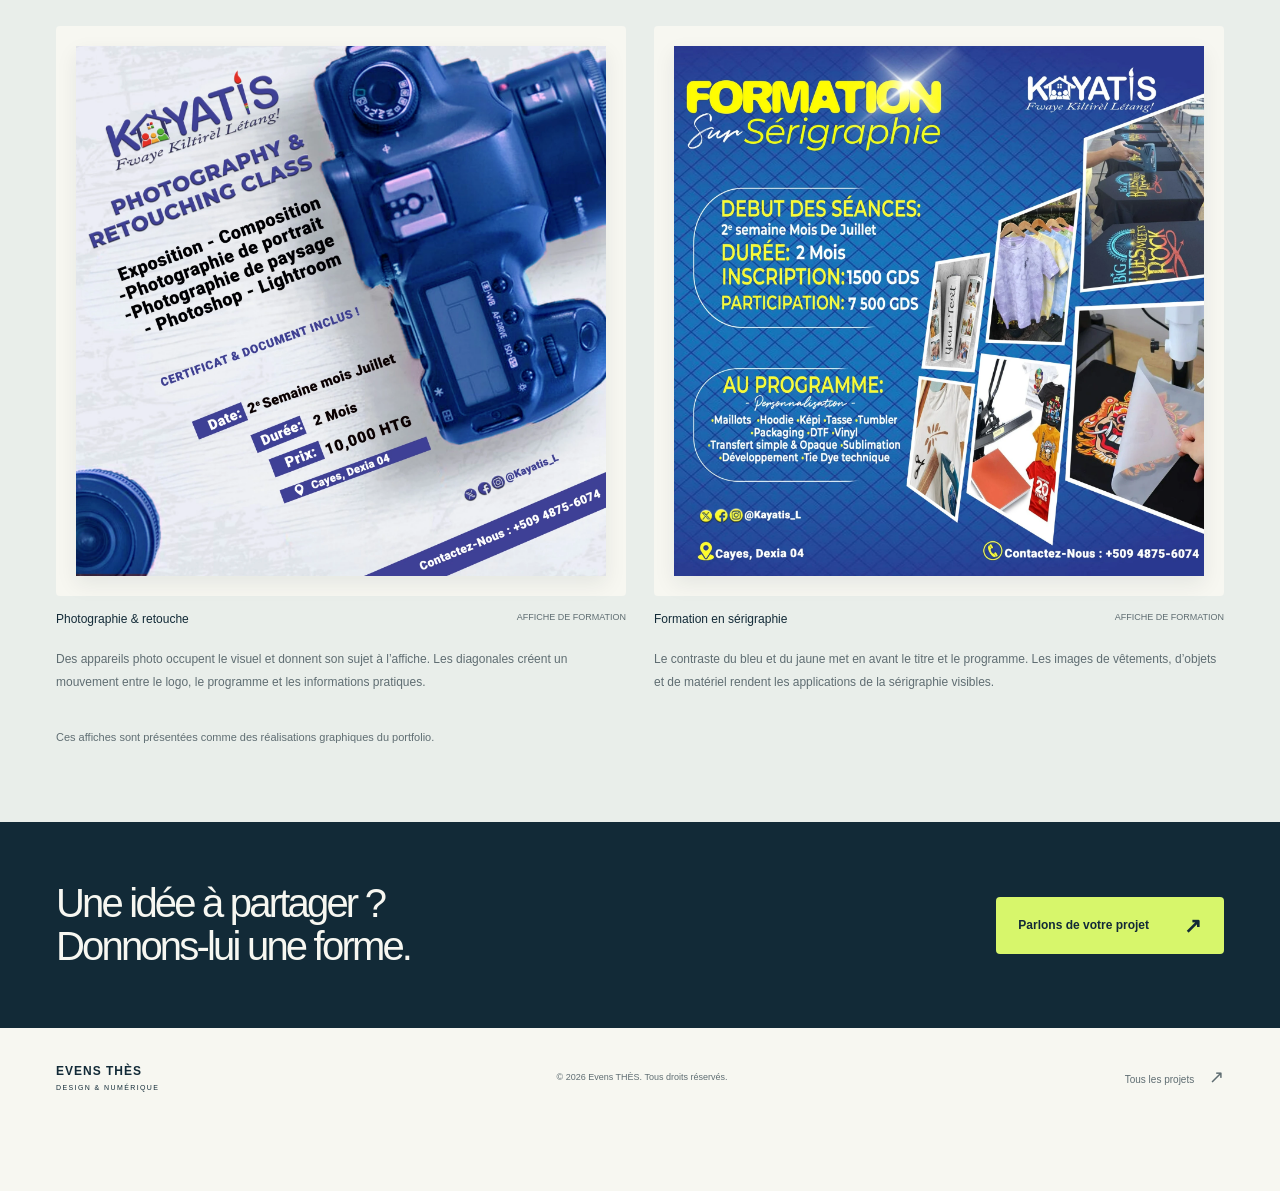
<file: projet-kayatis.html>
<!doctype html>
<html lang="fr"><head><meta charset="UTF-8"><meta name="viewport" content="width=device-width,initial-scale=1"><title>KAYATIS — Identité visuelle & affiches | Evens THÈS</title><meta name="description" content="Le projet KAYATIS par Evens THÈS : un logo et deux affiches pour les formations en photographie, retouche et sérigraphie."><meta name="theme-color" content="#122a37"><link rel="icon" type="image/svg+xml" href="assets/favicon.svg"><link rel="stylesheet" href="style.css"><script src="configuration.js" defer></script><script src="contact.js" defer></script></head><body class="kayatis-page">
<a class="skip" href="#main">Aller au contenu</a><header class="header"><div class="nav-wrap"><a class="brand" href="index.html" aria-label="Evens THÈS, accueil"><span class="brand-symbol">e<span>.</span></span><span>EVENS THÈS<span class="brand-sub">DESIGN & NUMÉRIQUE</span></span></a><a class="text-link" href="index.html#contact">Contact <span aria-hidden="true">↗</span></a></div></header>

<main id="main">
<section class="case-hero wrap">
<a class="case-back" href="index.html#realisations"><span aria-hidden="true">←</span> Retour aux réalisations</a>
<div class="case-hero-row"><div><p class="eyebrow">PROJET / IDENTITÉ VISUELLE & AFFICHES</p><h1>KAYATIS.<br>La culture,<br><span>en couleurs.</span></h1></div><div><p class="case-intro">Un logo et deux affiches de formation pour KAYATIS : photographie et retouche, puis sérigraphie. Une même signature, deux univers de création.</p><div class="case-facts"><p><span>STRUCTURE</span>KAYATIS</p><p><span>MON RÔLE</span>Conception graphique</p></div></div></div>
</section>
<div class="wrap"><div class="case-cover kayatis-cover"><img src="assets/kayatis.webp" alt="Logo KAYATIS : lettres bleues, maison et personnages multicolores, pinceau à pointe rouge" width="1202" height="1208" fetchpriority="high"></div></div>
<section class="case-story wrap"><div><p class="eyebrow">01 / LE LANGAGE VISUEL</p><h2>Un lieu.<br>Des personnes.<br><em>De la création.</em></h2></div><div><p>Le logo associe une maison, des figures colorées et un pinceau à une signature typographique bleue. Les éléments figuratifs relient le nom à un lieu de rencontre et à l’expression artistique.</p><p>Le bleu structure l’identité. Le rouge, le jaune et le vert apportent des accents qui soulignent les personnages et les détails du symbole.</p><div class="case-color-notes"><span class="color-dot kayatis-blue" aria-hidden="true"></span><span class="color-dot kayatis-red" aria-hidden="true"></span><span class="color-dot kayatis-yellow" aria-hidden="true"></span><span class="color-dot kayatis-green" aria-hidden="true"></span><span>Bleu · Rouge · Jaune · Vert</span></div></div></section>
<section class="case-supports kayatis-supports" id="affiches"><div class="wrap"><p class="eyebrow">02 / LES APPLICATIONS</p><h2>Deux formations.<br><em>Deux compositions.</em></h2><div class="case-support-grid">
<div><figure><a class="support-img" href="assets/kayatis-photographie.webp" target="_blank" rel="noopener" aria-label="Agrandir l’affiche Photographie et retouche"><img src="assets/kayatis-photographie.webp" alt="Affiche KAYATIS pour la photographie et la retouche, composée autour d’appareils photo bleus et de textes en diagonale" width="1800" height="1800" loading="lazy"></a><figcaption>Photographie & retouche <span>AFFICHE DE FORMATION</span></figcaption></figure><p class="case-side-note">Des appareils photo occupent le visuel et donnent son sujet à l’affiche. Les diagonales créent un mouvement entre le logo, le programme et les informations pratiques.</p></div>
<div><figure><a class="support-img" href="assets/kayatis-serigraphie.webp" target="_blank" rel="noopener" aria-label="Agrandir l’affiche Formation en sérigraphie"><img src="assets/kayatis-serigraphie.webp" alt="Affiche KAYATIS pour une formation en sérigraphie, fond bleu, titres jaunes et photos de vêtements et d’objets personnalisés" width="1800" height="1800" loading="lazy"></a><figcaption>Formation en sérigraphie <span>AFFICHE DE FORMATION</span></figcaption></figure><p class="case-side-note">Le contraste du bleu et du jaune met en avant le titre et le programme. Les images de vêtements, d’objets et de matériel rendent les applications de la sérigraphie visibles.</p></div>
</div><p class="case-archive-note">Ces affiches sont présentées comme des réalisations graphiques du portfolio.</p></div></section>
<section class="case-ending"><div class="wrap"><h2>Une idée à partager ?<br>Donnons-lui une forme.</h2><a class="button lime" href="index.html#contact">Parlons de votre projet <span aria-hidden="true">↗</span></a></div></section>
</main>
<footer class="footer wrap"><a class="footer-name" href="index.html">EVENS THÈS<span>DESIGN & NUMÉRIQUE</span></a><p>© 2026 Evens THÈS. Tous droits réservés.</p><a href="index.html#realisations">Tous les projets <span aria-hidden="true">↗</span></a></footer><a class="whatsapp-float" data-whatsapp href="https://wa.me/50944028243?text=Bonjour%20Evens%2C%20je%20souhaite%20%C3%A9changer%20au%20sujet%20d%E2%80%99un%20projet." target="_blank" rel="noopener noreferrer" aria-label="Discuter avec Evens sur WhatsApp, au +509 4402-8243, dans un nouvel onglet"><svg viewBox="0 0 24 24" fill="none" xmlns="http://www.w3.org/2000/svg" aria-hidden="true"><path d="M20.5 11.6a8.5 8.5 0 0 1-12.6 7.5L3 20.5l1.4-4.8A8.5 8.5 0 1 1 20.5 11.6Z" stroke="currentColor" stroke-width="1.8" stroke-linejoin="round"/><path d="M8.2 7.4c.2-.2.4-.2.6 0l1.2 2c.1.2.1.4-.1.6l-.8.9a8.2 8.2 0 0 0 3.9 3.9l.9-.9c.2-.2.4-.2.6-.1l2 1.2c.2.2.3.4.1.7-.5.9-1.2 1.4-2.1 1.3-3.9-.6-7.1-3.8-7.7-7.7-.1-.8.4-1.5 1.4-1.9Z" fill="currentColor"/></svg><span>WhatsApp</span></a></body></html>
</file>
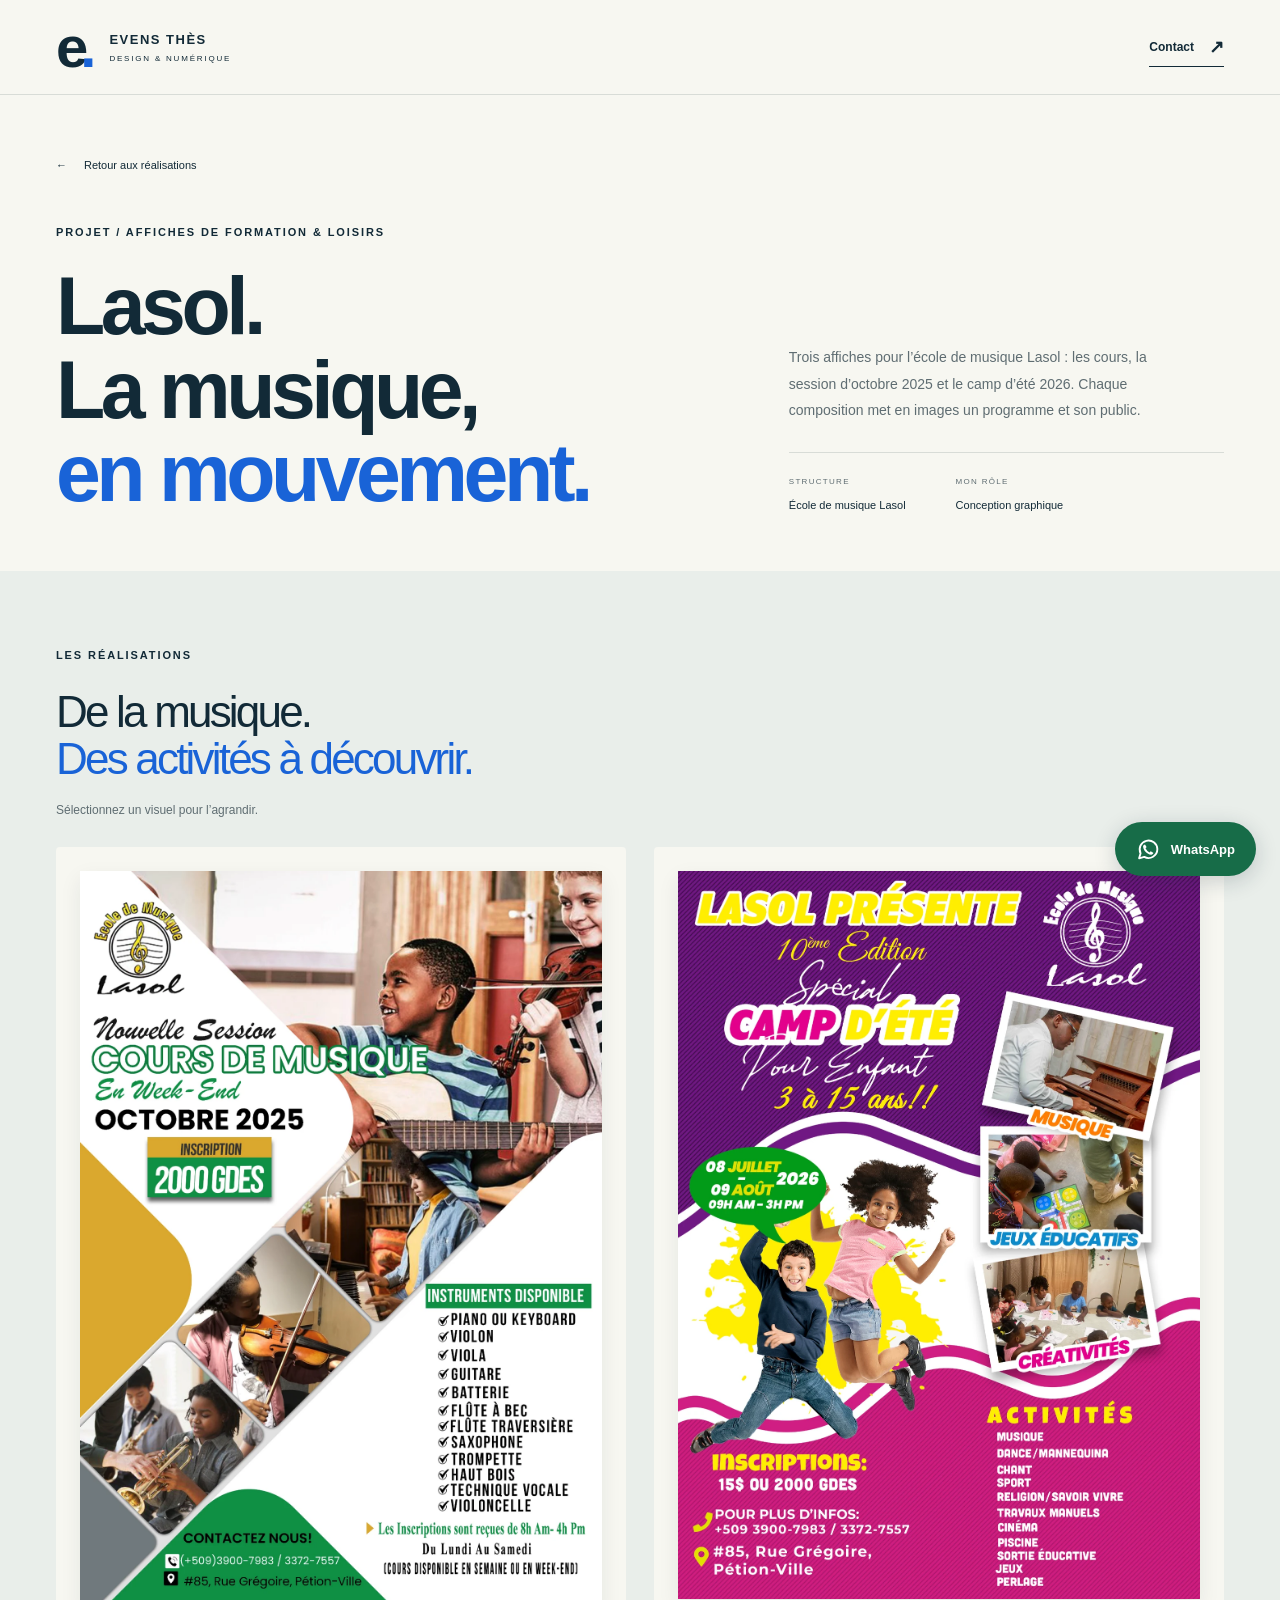
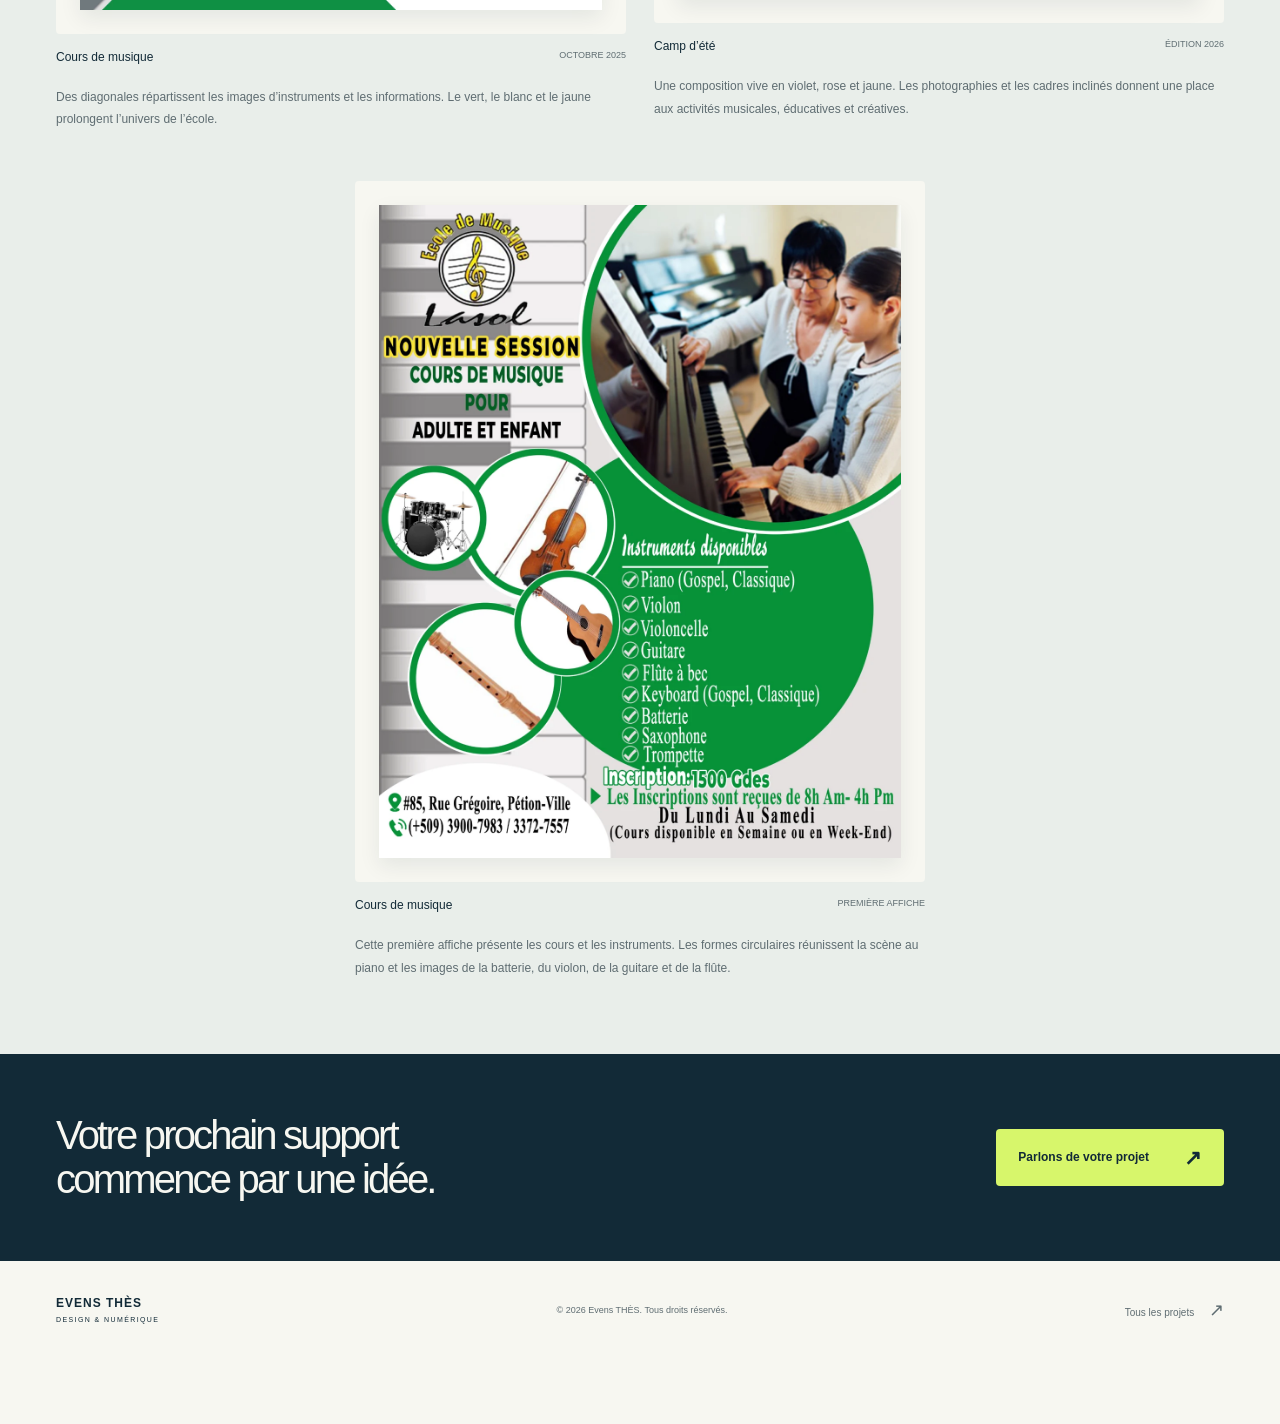
<file: projet-lasol.html>
<!doctype html><html lang="fr"><head><meta charset="UTF-8"><meta name="viewport" content="width=device-width,initial-scale=1"><title>Lasol — Affiches musicales et camp d’été | Evens THÈS</title><meta name="description" content="Trois affiches pour l’école de musique Lasol : cours de musique, session 2025 et camp d’été 2026. Conception graphique par Evens THÈS."><meta name="theme-color" content="#122a37"><link rel="icon" type="image/svg+xml" href="assets/favicon.svg"><link rel="stylesheet" href="style.css"><script src="configuration.js" defer></script><script src="contact.js" defer></script></head><body>
<a class="skip" href="#main">Aller au contenu</a><header class="header"><div class="nav-wrap"><a class="brand" href="index.html" aria-label="Evens THÈS, accueil"><span class="brand-symbol">e<span>.</span></span><span>EVENS THÈS<span class="brand-sub">DESIGN & NUMÉRIQUE</span></span></a><a class="text-link" href="index.html#contact">Contact <span aria-hidden="true">↗</span></a></div></header>

<main id="main"><section class="case-hero wrap"><a class="case-back" href="index.html#realisations"><span aria-hidden="true">←</span> Retour aux réalisations</a><div class="case-hero-row"><div><p class="eyebrow">PROJET / AFFICHES DE FORMATION &amp; LOISIRS</p><h1>Lasol.<br>La musique,<br><span>en mouvement.</span></h1></div><div><p class="case-intro">Trois affiches pour l’école de musique Lasol : les cours, la session d’octobre 2025 et le camp d’été 2026. Chaque composition met en images un programme et son public.</p><div class="case-facts"><p><span>STRUCTURE</span>École de musique Lasol</p><p><span>MON RÔLE</span>Conception graphique</p></div></div></div></section>
<section class="case-supports support-collection" id="supports"><div class="wrap"><p class="eyebrow">LES RÉALISATIONS</p><h2>De la musique.<br><em>Des activités à découvrir.</em></h2><p class="support-zoom-note">Sélectionnez un visuel pour l’agrandir.</p><div class="case-support-grid"><div><figure><a class="support-img" href="assets/lasol-musique-2025.webp" target="_blank" rel="noopener" aria-label="Agrandir : Cours de musique"><img src="assets/lasol-musique-2025.webp" alt="Affiche Lasol des cours de musique d’octobre 2025, en vert, blanc et jaune, avec des enfants jouant des instruments" width="1272" height="1800" loading="lazy"></a><figcaption>Cours de musique <span>OCTOBRE 2025</span></figcaption></figure><p class="case-side-note">Des diagonales répartissent les images d’instruments et les informations. Le vert, le blanc et le jaune prolongent l’univers de l’école.</p></div><div><figure><a class="support-img" href="assets/lasol-camp-2026.webp" target="_blank" rel="noopener" aria-label="Agrandir : Camp d’été"><img src="assets/lasol-camp-2026.webp" alt="Affiche du camp d’été Lasol 2026 en violet, rose et jaune, avec musique, jeux éducatifs et activités créatives" width="1291" height="1800" loading="lazy"></a><figcaption>Camp d’été <span>ÉDITION 2026</span></figcaption></figure><p class="case-side-note">Une composition vive en violet, rose et jaune. Les photographies et les cadres inclinés donnent une place aux activités musicales, éducatives et créatives.</p></div><div><figure><a class="support-img" href="assets/lasol.webp" target="_blank" rel="noopener" aria-label="Agrandir : Cours de musique"><img src="assets/lasol.webp" alt="Première affiche Lasol des cours de musique, sur fond vert avec des instruments et une scène au piano" width="1200" height="1500" loading="lazy"></a><figcaption>Cours de musique <span>PREMIÈRE AFFICHE</span></figcaption></figure><p class="case-side-note">Cette première affiche présente les cours et les instruments. Les formes circulaires réunissent la scène au piano et les images de la batterie, du violon, de la guitare et de la flûte.</p></div></div></div></section>
<section class="case-ending"><div class="wrap"><h2>Votre prochain support<br>commence par une idée.</h2><a class="button lime" href="index.html#contact">Parlons de votre projet <span aria-hidden="true">↗</span></a></div></section></main><footer class="footer wrap"><a class="footer-name" href="index.html">EVENS THÈS<span>DESIGN & NUMÉRIQUE</span></a><p>© 2026 Evens THÈS. Tous droits réservés.</p><a href="index.html#realisations">Tous les projets <span aria-hidden="true">↗</span></a></footer><a class="whatsapp-float" data-whatsapp href="https://wa.me/50944028243?text=Bonjour%20Evens%2C%20je%20souhaite%20%C3%A9changer%20au%20sujet%20d%E2%80%99un%20projet." target="_blank" rel="noopener noreferrer" aria-label="Discuter avec Evens sur WhatsApp, au +509 4402-8243, dans un nouvel onglet"><svg viewBox="0 0 24 24" fill="none" xmlns="http://www.w3.org/2000/svg" aria-hidden="true"><path d="M20.5 11.6a8.5 8.5 0 0 1-12.6 7.5L3 20.5l1.4-4.8A8.5 8.5 0 1 1 20.5 11.6Z" stroke="currentColor" stroke-width="1.8" stroke-linejoin="round"/><path d="M8.2 7.4c.2-.2.4-.2.6 0l1.2 2c.1.2.1.4-.1.6l-.8.9a8.2 8.2 0 0 0 3.9 3.9l.9-.9c.2-.2.4-.2.6-.1l2 1.2c.2.2.3.4.1.7-.5.9-1.2 1.4-2.1 1.3-3.9-.6-7.1-3.8-7.7-7.7-.1-.8.4-1.5 1.4-1.9Z" fill="currentColor"/></svg><span>WhatsApp</span></a></body></html>
</file>
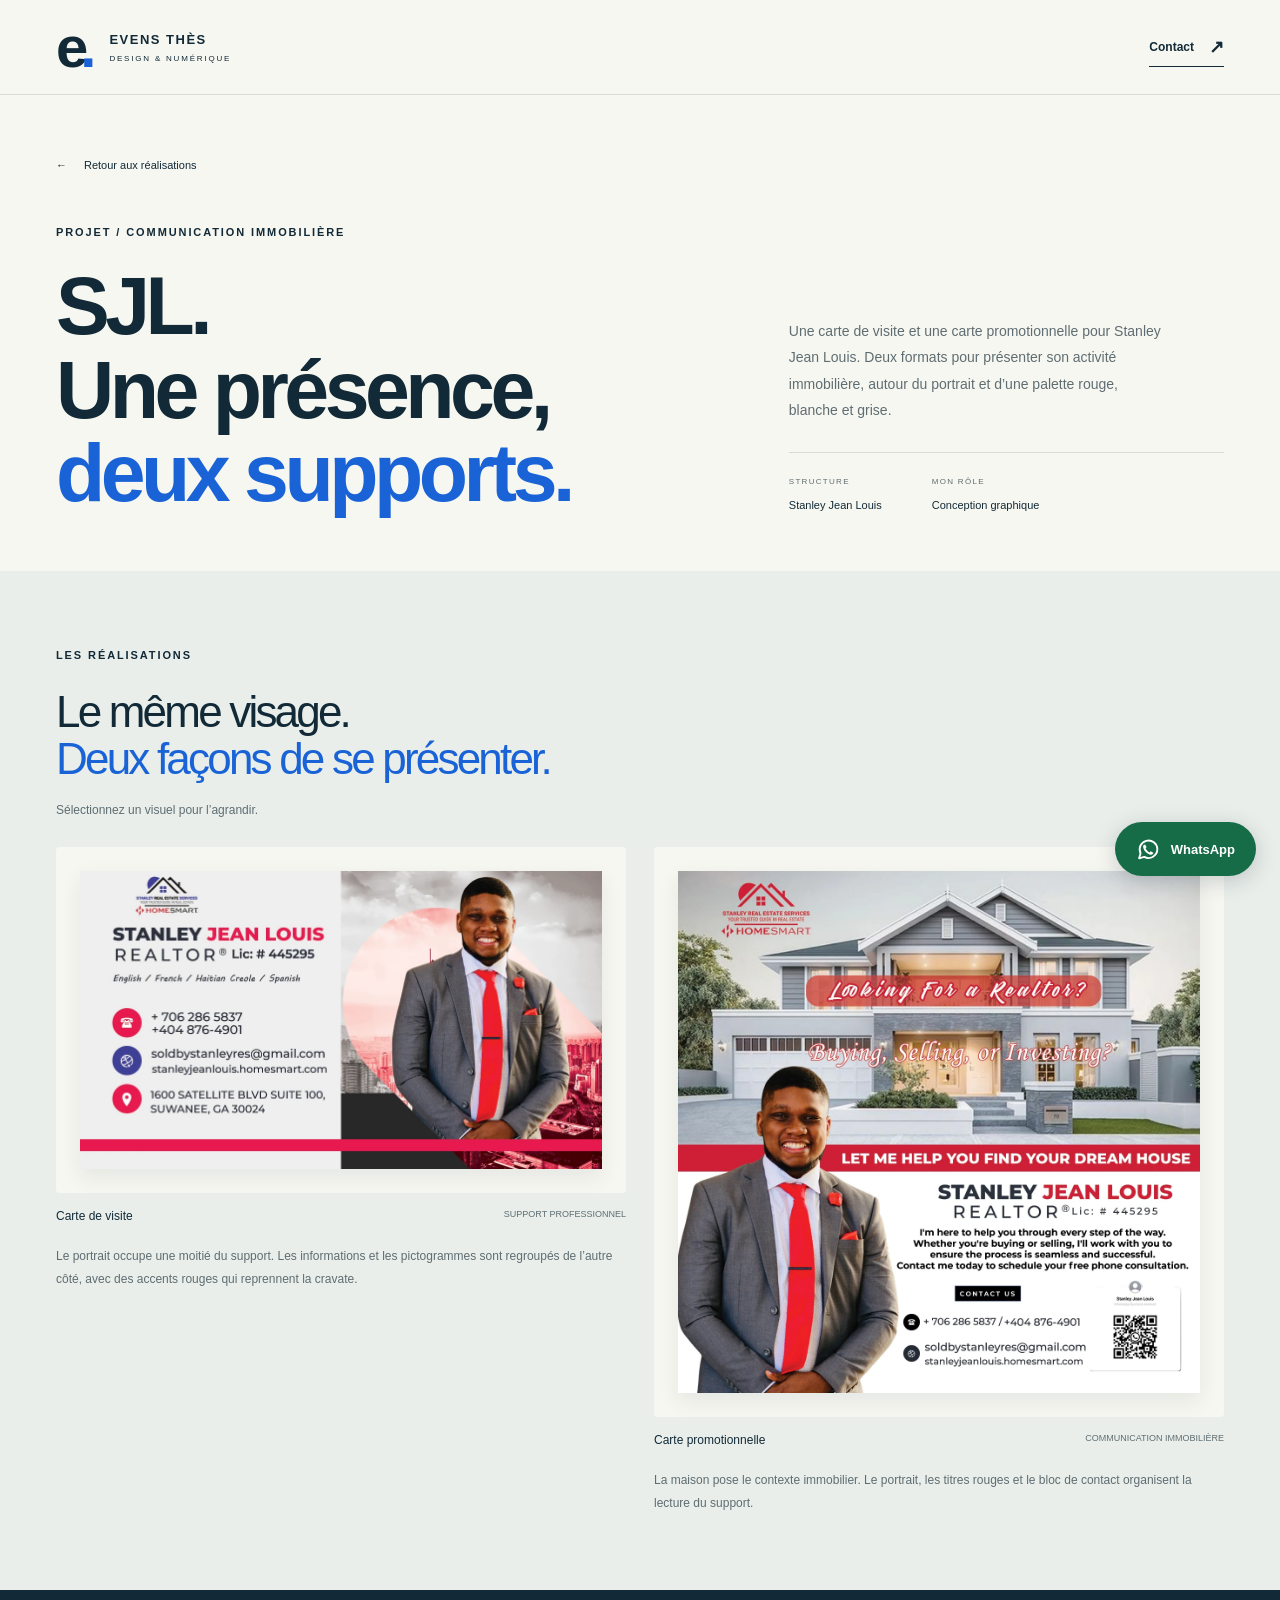
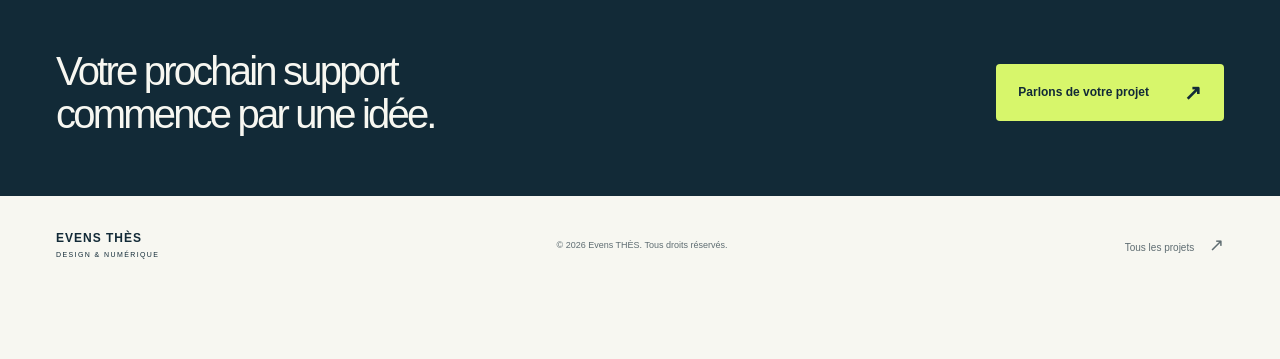
<file: projet-stanley.html>
<!doctype html><html lang="fr"><head><meta charset="UTF-8"><meta name="viewport" content="width=device-width,initial-scale=1"><title>Stanley Jean Louis — Supports immobiliers | Evens THÈS</title><meta name="description" content="Carte de visite et carte promotionnelle immobilière pour Stanley Jean Louis, réalisées par Evens THÈS."><meta name="theme-color" content="#122a37"><link rel="icon" type="image/svg+xml" href="assets/favicon.svg"><link rel="stylesheet" href="style.css"><script src="configuration.js" defer></script><script src="contact.js" defer></script></head><body>
<a class="skip" href="#main">Aller au contenu</a><header class="header"><div class="nav-wrap"><a class="brand" href="index.html" aria-label="Evens THÈS, accueil"><span class="brand-symbol">e<span>.</span></span><span>EVENS THÈS<span class="brand-sub">DESIGN & NUMÉRIQUE</span></span></a><a class="text-link" href="index.html#contact">Contact <span aria-hidden="true">↗</span></a></div></header>

<main id="main"><section class="case-hero wrap"><a class="case-back" href="index.html#realisations"><span aria-hidden="true">←</span> Retour aux réalisations</a><div class="case-hero-row"><div><p class="eyebrow">PROJET / COMMUNICATION IMMOBILIÈRE</p><h1>SJL.<br>Une présence,<br><span>deux supports.</span></h1></div><div><p class="case-intro">Une carte de visite et une carte promotionnelle pour Stanley Jean Louis. Deux formats pour présenter son activité immobilière, autour du portrait et d’une palette rouge, blanche et grise.</p><div class="case-facts"><p><span>STRUCTURE</span>Stanley Jean Louis</p><p><span>MON RÔLE</span>Conception graphique</p></div></div></div></section>
<section class="case-supports support-collection" id="supports"><div class="wrap"><p class="eyebrow">LES RÉALISATIONS</p><h2>Le même visage.<br><em>Deux façons de se présenter.</em></h2><p class="support-zoom-note">Sélectionnez un visuel pour l’agrandir.</p><div class="case-support-grid"><div><figure><a class="support-img" href="assets/stanley-carte-visite.webp" target="_blank" rel="noopener" aria-label="Agrandir : Carte de visite"><img src="assets/stanley-carte-visite.webp" alt="Carte de visite de Stanley Jean Louis avec portrait en costume gris et coordonnées professionnelles" width="1050" height="600" loading="lazy"></a><figcaption>Carte de visite <span>SUPPORT PROFESSIONNEL</span></figcaption></figure><p class="case-side-note">Le portrait occupe une moitié du support. Les informations et les pictogrammes sont regroupés de l’autre côté, avec des accents rouges qui reprennent la cravate.</p></div><div><figure><a class="support-img" href="assets/stanley-jean-louis.webp" target="_blank" rel="noopener" aria-label="Agrandir : Carte promotionnelle"><img src="assets/stanley-jean-louis.webp" alt="Carte promotionnelle immobilière avec une maison en arrière-plan, le portrait de Stanley Jean Louis et un bloc de contact" width="1200" height="1200" loading="lazy"></a><figcaption>Carte promotionnelle <span>COMMUNICATION IMMOBILIÈRE</span></figcaption></figure><p class="case-side-note">La maison pose le contexte immobilier. Le portrait, les titres rouges et le bloc de contact organisent la lecture du support.</p></div></div></div></section>
<section class="case-ending"><div class="wrap"><h2>Votre prochain support<br>commence par une idée.</h2><a class="button lime" href="index.html#contact">Parlons de votre projet <span aria-hidden="true">↗</span></a></div></section></main><footer class="footer wrap"><a class="footer-name" href="index.html">EVENS THÈS<span>DESIGN & NUMÉRIQUE</span></a><p>© 2026 Evens THÈS. Tous droits réservés.</p><a href="index.html#realisations">Tous les projets <span aria-hidden="true">↗</span></a></footer><a class="whatsapp-float" data-whatsapp href="https://wa.me/50944028243?text=Bonjour%20Evens%2C%20je%20souhaite%20%C3%A9changer%20au%20sujet%20d%E2%80%99un%20projet." target="_blank" rel="noopener noreferrer" aria-label="Discuter avec Evens sur WhatsApp, au +509 4402-8243, dans un nouvel onglet"><svg viewBox="0 0 24 24" fill="none" xmlns="http://www.w3.org/2000/svg" aria-hidden="true"><path d="M20.5 11.6a8.5 8.5 0 0 1-12.6 7.5L3 20.5l1.4-4.8A8.5 8.5 0 1 1 20.5 11.6Z" stroke="currentColor" stroke-width="1.8" stroke-linejoin="round"/><path d="M8.2 7.4c.2-.2.4-.2.6 0l1.2 2c.1.2.1.4-.1.6l-.8.9a8.2 8.2 0 0 0 3.9 3.9l.9-.9c.2-.2.4-.2.6-.1l2 1.2c.2.2.3.4.1.7-.5.9-1.2 1.4-2.1 1.3-3.9-.6-7.1-3.8-7.7-7.7-.1-.8.4-1.5 1.4-1.9Z" fill="currentColor"/></svg><span>WhatsApp</span></a></body></html>
</file>
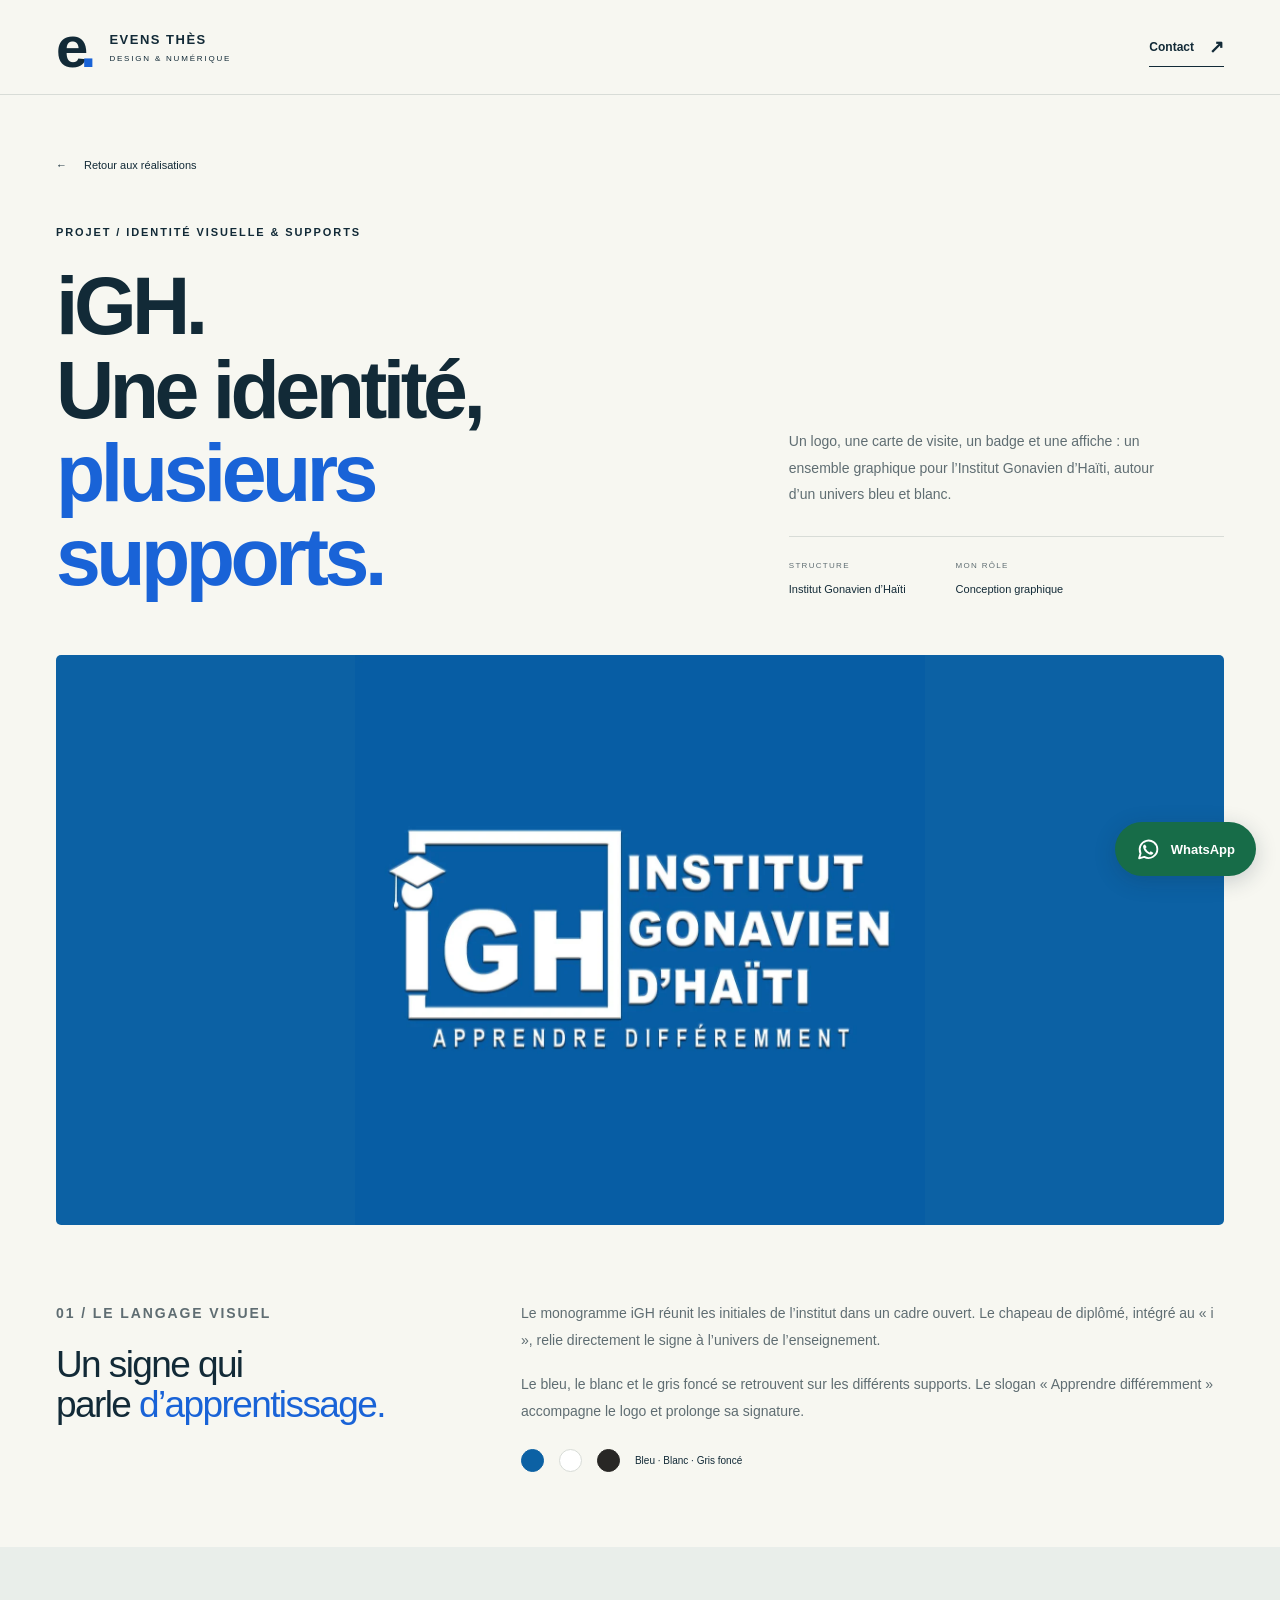
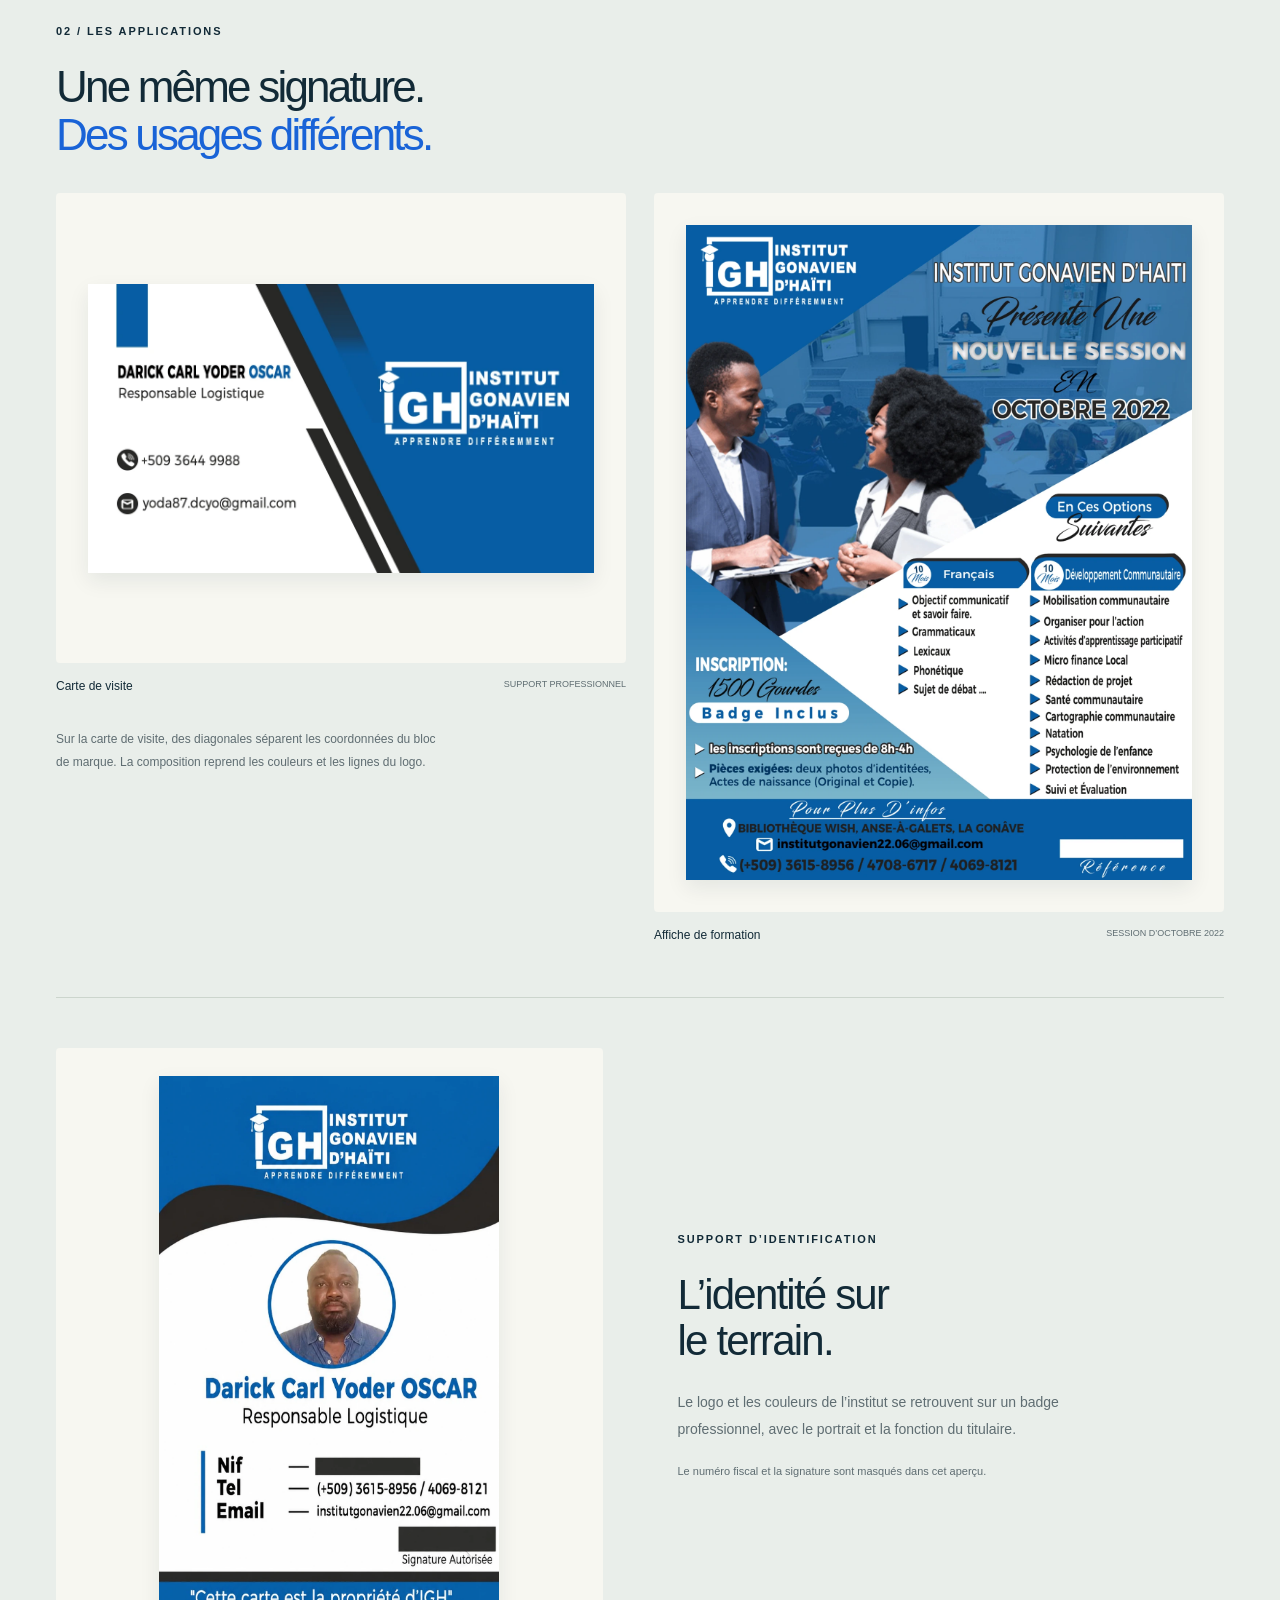
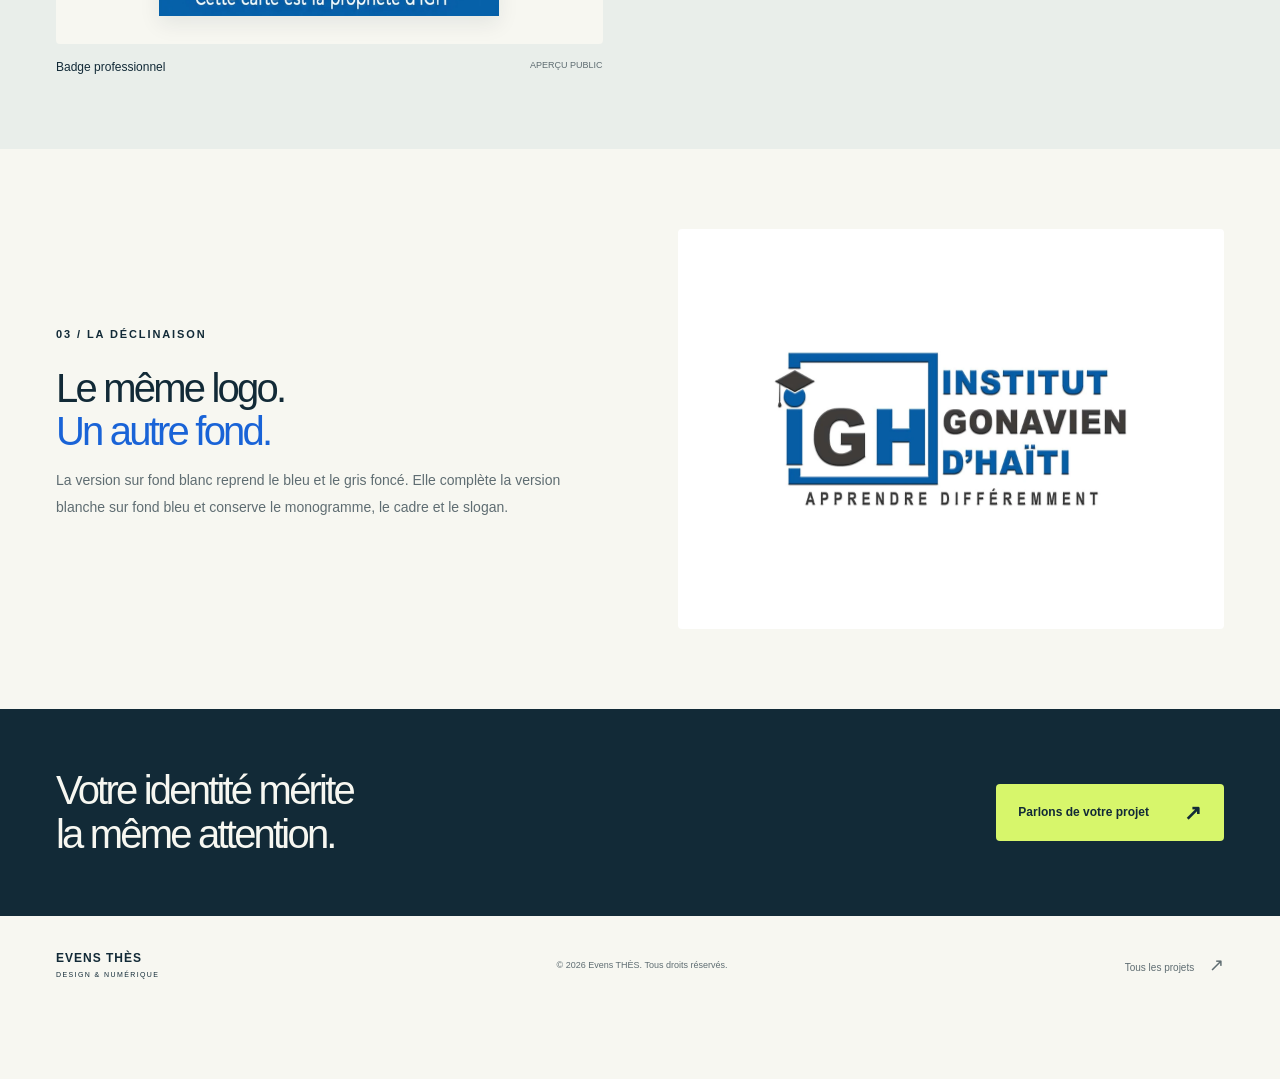
<file: evens.github.io/projet-igh.html>
<!doctype html>
<html lang="fr"><head><meta charset="utf-8"><meta name="viewport" content="width=device-width,initial-scale=1"><title>Projet iGH — Evens THÈS</title><meta http-equiv="refresh" content="0;url=../projet-igh.html"><link rel="canonical" href="../projet-igh.html"><script>location.replace("../projet-igh.html"+location.search+location.hash);</script></head><body><p>Le portfolio a une nouvelle adresse. <a href="../projet-igh.html">Ouvrir le portfolio d’Evens THÈS</a>.</p></body></html>
</file>
<file: style.css>
:root{--ink:#122a37;--paper:#f7f7f1;--blue:#1963d7;--lime:#d7f66b;--muted:#5f6d72;--line:#d8dcd7;--white:#fff}*{box-sizing:border-box}[hidden]{display:none!important}html{scroll-behavior:smooth;scroll-padding-top:104px}body{margin:0;background:var(--paper);color:var(--ink);font-family:Arial,Helvetica,sans-serif;-webkit-font-smoothing:antialiased}button,input,textarea,select{font:inherit}button,a{-webkit-tap-highlight-color:transparent}a{color:inherit;text-decoration:none}button{cursor:pointer;color:inherit}button:disabled{cursor:default}a:focus-visible,button:focus-visible,input:focus-visible,select:focus-visible,textarea:focus-visible{outline:3px solid var(--blue);outline-offset:5px}img{display:block;max-width:100%;height:auto}button{border:0}::selection{background:var(--lime);color:var(--ink)}.wrap{width:min(1320px,calc(100% - 112px));margin-inline:auto}.section{padding-block:110px}.eyebrow{font-size:11px;font-weight:700;letter-spacing:1.9px;line-height:1.7;margin:0 0 23px}.header{background:rgba(247,247,241,.97);border-bottom:1px solid var(--line);position:sticky;top:0;z-index:20}.nav-wrap{height:94px;width:min(1440px,calc(100% - 112px));margin:auto;display:flex;justify-content:space-between;align-items:center}.brand{display:flex;align-items:center;gap:13px;font-size:13px;font-weight:800;letter-spacing:1.5px}.brand-symbol{font-size:58px;letter-spacing:-8px;font-weight:900;line-height:.9;margin-right:8px}.brand-symbol span{color:var(--blue)}.brand-sub{display:block;font-size:8px;font-weight:400;letter-spacing:1.8px;margin-top:7px}nav{display:flex;align-items:center;gap:34px;font-size:12px;font-weight:600}nav>a:not(.nav-contact){padding-block:14px;border-bottom:1px solid transparent}nav>a:hover,nav>a.current{color:var(--blue)}nav>a.current{border-bottom-color:var(--blue)}.nav-contact{padding:13px 19px;border:1px solid var(--ink);border-radius:4px;display:flex;gap:20px;align-items:center}.nav-contact:hover{background:var(--ink);color:white}.nav-contact span{font-size:20px}.menu-toggle{display:none}.hero{min-height:700px;display:grid;grid-template-columns:1.1fr 1fr;gap:20px;padding-block:70px 62px;align-items:center}.hero .eyebrow{font-size:10px;letter-spacing:1.5px;display:flex;align-items:center;gap:9px}.status-dot{width:7px;height:7px;border-radius:100%;background:var(--blue)}h1{font-size:clamp(58px,6.1vw,90px);letter-spacing:-5.5px;line-height:1.02;font-weight:700;margin:0 0 28px}h1>span{color:var(--blue)}.hero-intro{font-size:16px;line-height:1.8;color:var(--muted);max-width:440px;margin:0 0 28px}.hero-actions{display:flex;align-items:center;gap:27px}.button{display:inline-flex;align-items:center;justify-content:space-between;gap:35px;font-size:12px;font-weight:600;border-radius:4px;padding:18px 22px;line-height:1.4;min-height:52px;transition:background .2s,transform .2s}.button:hover{transform:translateY(-2px)}.button span{font-size:21px;line-height:1}.primary{background:var(--ink);color:white}.primary:hover{background:var(--blue)}.text-link{font-size:12px;font-weight:600;display:inline-flex;gap:15px;align-items:center;border-bottom:1px solid var(--ink);padding-block:8px}.text-link:hover{color:var(--blue);border-color:var(--blue)}.text-link span{font-size:18px}.hero-note{font-size:10px;letter-spacing:.2px;color:var(--muted);display:flex;align-items:center;gap:12px;margin-top:38px}.note-line{width:29px;height:1px;background:var(--muted)}.hero-art{height:540px;position:relative;isolation:isolate;background:#e9eee9;margin-left:12px;overflow:hidden;border-radius:8px}.art-grid{position:absolute;inset:0;opacity:.5;background-image:radial-gradient(#a9b9b6 1px,transparent 1px);background-size:20px 20px}.art-label{position:absolute;left:26px;right:26px;top:25px;font-size:8px;letter-spacing:1.5px;font-weight:700;display:flex;justify-content:space-between}.art-label span{color:var(--muted)}.hero-piece{position:absolute;box-shadow:0 15px 30px #122a371a;padding:0;background:white;transition:transform .3s}.hero-piece img{width:100%;height:100%;object-fit:contain}.hero-jazz{height:325px;width:230px;left:22px;top:88px;transform:rotate(-9deg);z-index:1}.hero-jazz:hover{transform:rotate(-5deg) translateY(-6px)}.hero-feel{height:216px;width:216px;right:12px;top:116px;transform:rotate(9deg);z-index:2}.hero-feel:hover{transform:rotate(5deg) translateY(-6px)}.hero-igh{height:176px;width:236px;right:30px;bottom:60px;transform:rotate(-6deg);z-index:3;background:#0d62a3}.hero-igh img{object-fit:cover}.hero-igh:hover{transform:rotate(-2deg) translateY(-6px)}.round-note{position:absolute;z-index:4;left:34px;bottom:36px;background:var(--lime);width:113px;height:113px;border-radius:50%;display:flex;justify-content:center;align-items:center;gap:4px;transform:rotate(-9deg)}.round-note span{font-size:10px;line-height:1.4;letter-spacing:.8px}.round-note strong{font-size:15px}.round-note b{font-size:36px;font-weight:400}.art-footer{position:absolute;bottom:13px;right:25px;font-size:7px;letter-spacing:1.2px}.discipline-band{border-block:1px solid var(--line)}.discipline-band .wrap{display:flex;align-items:center;justify-content:space-between;gap:25px;padding-block:23px;font-size:11px;font-weight:600;letter-spacing:.3px}.discipline-band i{font-size:23px;font-style:normal;color:var(--blue)}.section-heading{display:flex;align-items:flex-end;justify-content:space-between;gap:40px;margin-bottom:46px}h2{font-size:clamp(40px,4.2vw,61px);font-weight:500;line-height:1.08;letter-spacing:-2.8px;margin:0}h2 em{font-style:normal;color:var(--blue)}.section-lead{font-size:14px;line-height:1.8;color:var(--muted);max-width:390px;margin:0 0 3px}.filter-bar{display:flex;justify-content:space-between;align-items:center;margin-bottom:30px;border-bottom:1px solid var(--line);padding-bottom:19px}.filters{display:flex;gap:9px}.filter{background:transparent;padding:11px 18px;border-radius:4px;border:1px solid transparent;font-size:11px}.filter span{font-size:9px;opacity:.6;margin-left:9px}.filter.active{background:var(--ink);color:white}.filter:not(.active):hover{border-color:var(--line)}.filter-hint{font-size:10px;color:var(--muted)}.filter-hint span{margin-left:12px;font-size:17px}.work-grid{display:grid;grid-template-columns:repeat(3,1fr);gap:38px 26px}.work-card{min-width:0}.work-button{display:block;width:100%;padding:0;text-align:left;background:transparent}.work-image{aspect-ratio:1/.99;overflow:hidden;border-radius:5px;position:relative;background:#fff;display:grid;place-items:center}.work-image img{width:100%;height:100%;object-fit:contain;transition:transform .5s}.work-card[data-category="affiches"] .work-image{background:#e9eeeb;padding:22px}.work-card[data-category="affiches"] .work-image img{width:auto;max-width:100%;max-height:100%;object-fit:contain;box-shadow:0 8px 20px #00000014}.work-card[data-project="igh"] .work-image{background:#0e61a3}.work-card[data-project="igh"] img{object-fit:cover}.work-button:hover .work-image img{transform:scale(1.035)}.work-open{position:absolute;bottom:16px;right:16px;background:var(--paper);border-radius:50%;width:34px;height:34px;display:grid;place-items:center;box-shadow:0 2px 10px #0000000c;font-size:20px;transition:background .2s}.work-button:hover .work-open{background:var(--lime)}.work-meta{display:flex;justify-content:space-between;align-items:center;margin-top:17px;gap:15px}.work-meta h3{font-size:15px;font-weight:600;letter-spacing:-.25px;margin:0}.work-meta>span{font-size:9px;color:var(--muted)}.work-type{font-size:10px;color:var(--muted);margin:7px 0 0}.more-wrap{text-align:center;margin-top:48px}.outline{border:1px solid var(--line);background:transparent;min-width:215px}.outline:hover{border-color:var(--ink);background:white}.expertise-section{background:var(--ink);color:var(--paper)}.expertise-section .eyebrow{color:#b1c2c8}.expertise-section h2 em{color:var(--lime)}.expertise-section .section-lead{color:#b1c2c8}.service{border-top:1px solid #ffffff2e;padding:33px 0;display:grid;grid-template-columns:.25fr 1.2fr 1.7fr .22fr;gap:30px;align-items:start}.service:last-child{border-bottom:1px solid #ffffff2e}.service-num{font-size:10px;color:#b1c2c8;padding-top:7px}.service h3{font-size:27px;line-height:1.2;font-weight:400;letter-spacing:-.8px;margin:0}.service p{font-size:13px;line-height:1.8;max-width:440px;margin:0 0 18px;color:#c2ced2}.tags{display:flex;flex-wrap:wrap;gap:7px}.tags span{font-size:9px;border:1px solid #ffffff30;border-radius:3px;padding:6px 9px;color:#c2ced2}.service-icon{font-size:36px;font-weight:400;color:var(--lime);text-align:right}.about-section{display:grid;grid-template-columns:1.1fr 1fr;gap:100px}.about-intro>p:not(.eyebrow){max-width:460px;font-size:14px;line-height:1.85;color:var(--muted)}.about-intro>h2{margin-bottom:28px}.about-intro .text-link{margin-top:10px}.signature{margin-top:38px;font-size:29px;letter-spacing:-1.5px}.signature strong{font-weight:600}.signature span{display:block;margin-top:9px;font-size:9px;letter-spacing:1.3px;text-transform:uppercase;color:var(--muted)}.detail-title{border-bottom:1px solid var(--line);display:flex;justify-content:space-between;font-size:10px;letter-spacing:1.5px;padding-bottom:19px;margin-bottom:26px}.detail-title span{font-size:23px}.timeline{list-style:none;padding:0;margin:0}.timeline li{padding:0 0 27px 23px;border-left:1px solid var(--line);position:relative}.timeline li:before{content:"";position:absolute;left:-4px;top:4px;background:var(--blue);width:7px;height:7px;border-radius:50%}.date{font-size:10px;color:var(--blue);font-weight:600}.timeline h3{font-size:19px;font-weight:500;letter-spacing:-.4px;margin:9px 0 5px}.timeline p{font-size:12px;line-height:1.7;color:var(--muted);margin:7px 0 0}.timeline .org{font-weight:600;font-size:11px;color:var(--ink)}.toolbox{padding:25px;background:#eceee7;border-radius:5px;margin-top:7px}.toolbox .eyebrow{font-size:9px;margin-bottom:12px}.toolbox>p:last-child{font-size:13px;line-height:2;color:var(--muted);margin:0}.toolbox span{color:#b0b8b6;padding-inline:5px}.contact-section{background:var(--blue);color:white}.contact-top{display:flex;justify-content:space-between;gap:30px;margin-bottom:50px}.contact-top .eyebrow{margin:0}.contact-top>span{font-size:9px;letter-spacing:1.4px}.contact-top>span span{font-size:18px;margin-left:25px}.contact-layout{display:grid;grid-template-columns:1.2fr 1fr;gap:110px}.contact-layout h2{font-size:clamp(40px,4.3vw,64px)}.contact-layout h2 em{color:var(--lime)}.contact-layout>div>p{max-width:400px;color:#d7e6ff;font-size:14px;line-height:1.8;margin:26px 0 34px}.email-link{display:block;font-size:20px;letter-spacing:-.5px;width:fit-content;border-bottom:1px solid #ffffff77;padding-bottom:9px}.email-link span{margin-left:20px;font-size:24px}.email-link:hover{color:var(--lime)}.phone-link{display:block;margin-top:20px;font-size:14px;letter-spacing:.5px;width:fit-content}.phone-link:hover{text-decoration:underline}.contact-form{padding-top:6px}.contact-form h3{font-size:18px;font-weight:500;letter-spacing:-.3px;margin:0 0 26px}.contact-form label{font-size:10px;display:block;margin-top:19px;letter-spacing:.25px}.contact-form input,.contact-form select,.contact-form textarea{display:block;border:0;border-bottom:1px solid #ffffff60;background:transparent;color:white;padding:13px 0;font-size:12px;width:100%;border-radius:0;line-height:1.8;resize:vertical}.contact-form input::placeholder,.contact-form textarea::placeholder{color:#d7e6ff}.contact-form select option{color:var(--ink);background:var(--paper)}.contact-form input:focus-visible,.contact-form select:focus-visible,.contact-form textarea:focus-visible{outline-color:var(--lime)}.lime{background:var(--lime);color:var(--ink);width:100%;margin-top:24px}.lime:hover{background:#e3ffa0}.form-note{font-size:9px;color:#d7e6ff;line-height:1.7;margin-top:10px}.footer{display:flex;align-items:center;justify-content:space-between;padding-block:35px;gap:25px;font-size:9px;color:var(--muted)}.footer-name{font-size:12px;font-weight:700;letter-spacing:1px;color:var(--ink)}.footer-name span{display:block;font-size:7px;font-weight:400;letter-spacing:1.4px;margin-top:6px}.footer>a:last-child{font-size:10px}.footer>a:last-child span{font-size:18px;margin-left:12px}.skip{position:fixed;z-index:80;top:-70px;left:10px;background:var(--ink);color:white;padding:15px}.skip:focus{top:10px}.sr-only{position:absolute;width:1px;height:1px;margin:-1px;clip:rect(0,0,0,0);overflow:hidden;white-space:nowrap}dialog{padding:0;border:0;border-radius:8px;width:min(1120px,calc(100% - 50px));max-height:94dvh;color:var(--ink);background:var(--paper);box-shadow:0 30px 100px #0006}dialog::backdrop{background:#071922d9;backdrop-filter:blur(6px)}.dialog-toolbar{padding:14px 20px;border-bottom:1px solid var(--line);display:flex;justify-content:space-between;align-items:center;font-size:10px;letter-spacing:1.5px}.icon-button{width:39px;height:39px;border:1px solid var(--line);border-radius:50%;background:transparent;font-size:21px;display:inline-grid;place-items:center}.icon-button:hover{background:var(--lime);border-color:var(--lime)}#dialog-close{font-size:15px}.dialog-body{display:grid;grid-template-columns:1.4fr 1fr}.dialog-image-wrap{background:#e7ebe6;min-height:430px;padding:30px;display:flex;flex-direction:column;align-items:center;justify-content:center;gap:18px}.dialog-image-wrap img{width:100%;height:min(60dvh,650px);object-fit:contain}.variant-button{background:var(--paper);padding:10px 16px;font-size:10px;border-radius:3px}.variant-button[hidden]{display:none}.dialog-info{padding:50px 35px;align-self:center}.dialog-info .eyebrow{font-size:9px;color:var(--blue)}.dialog-info h2{font-size:36px;letter-spacing:-1.4px}.dialog-info>p:not(.eyebrow){font-size:13px;line-height:1.8;color:var(--muted);margin-top:22px}.dialog-role{border-top:1px solid var(--line);padding-top:19px;font-size:10px!important}.dialog-role strong{display:block;color:var(--ink);font-weight:500;font-size:12px}.dialog-info .text-link{margin-top:8px;font-size:11px}.dialog-arrows{display:flex;gap:12px;margin-top:30px}.dialog-tip{font-size:9px!important;margin-top:12px!important}.empty-state{font-size:13px;color:var(--muted)}
@media(min-width:1450px){.hero-art{height:565px}.hero-jazz{left:35px;top:83px;height:355px;width:251px}.hero-feel{right:30px;top:115px;height:238px;width:238px}.hero-igh{right:40px;bottom:55px;height:187px;width:250px}.hero{gap:50px}.hero-note{margin-top:42px}}
@media(max-width:1150px){.wrap,.nav-wrap{width:calc(100% - 70px)}nav{gap:24px}.hero{gap:10px}h1{font-size:66px;letter-spacing:-4px}.hero-art{height:490px}.hero-jazz{width:200px;height:282px;left:14px;top:85px}.hero-feel{width:180px;height:180px;right:7px;top:114px}.hero-igh{width:204px;height:153px;right:17px;bottom:64px}.hero-actions{gap:18px;flex-wrap:wrap}.hero-note{margin-top:25px}.round-note{width:98px;height:98px;left:17px;bottom:37px}.round-note span{font-size:9px}.round-note b{font-size:29px}.about-section{gap:55px}.contact-layout{gap:65px}.service{gap:23px;grid-template-columns:.2fr 1fr 1.4fr .15fr}}
@media(max-width:900px){.nav-wrap{height:82px}nav{gap:20px;font-size:11px}.nav-contact{padding:10px;gap:8px}.hero{min-height:625px;padding-block:55px}.hero .eyebrow{font-size:8px;letter-spacing:1px}h1{font-size:57px;letter-spacing:-3px}.hero-intro{font-size:13px}.hero-art{height:450px;margin-left:0}.hero-jazz{height:255px;width:180px;left:12px;top:72px}.hero-feel{width:155px;height:155px;top:115px;right:5px}.hero-igh{width:175px;height:140px;right:16px;bottom:61px}.hero-actions .button{font-size:10px;padding:15px;gap:18px}.hero-actions .text-link{font-size:11px}.round-note{width:90px;height:90px;left:15px;bottom:32px}.art-footer{font-size:6px;right:14px}.section{padding-block:80px}.work-grid{gap:30px 20px}.work-meta h3{font-size:13px}.work-type{font-size:9px}.work-card[data-category="affiches"] .work-image{padding:16px}.section-lead{font-size:12px}.section-heading{gap:25px}.service h3{font-size:23px}.service p{font-size:12px}.service-icon{font-size:28px}.about-section{gap:40px}.about-intro>p:not(.eyebrow){font-size:13px}.contact-layout{gap:40px}.contact-layout h2{font-size:43px}.contact-layout>div>p{font-size:13px}.email-link{font-size:16px}.email-link span{margin-left:9px}}
@media(max-width:700px){html{scroll-padding-top:88px}.wrap,.nav-wrap{width:calc(100% - 40px)}.nav-wrap{height:75px}.brand-symbol{font-size:49px}.brand{font-size:11px;gap:10px}.brand-sub{font-size:7px}.menu-toggle{display:flex;flex-direction:column;gap:6px;padding:12px 3px;background:transparent;width:32px}.menu-toggle span{height:1px;background:var(--ink);width:26px;transition:transform .2s}.menu-toggle[aria-expanded="true"] span:first-child{transform:translateY(3.5px) rotate(45deg)}.menu-toggle[aria-expanded="true"] span:last-child{transform:translateY(-3.5px) rotate(-45deg)}nav{display:none;position:absolute;top:75px;left:0;right:0;background:var(--paper);padding:20px;border-bottom:1px solid var(--line);align-items:stretch;gap:10px}nav.open{display:flex;flex-direction:column}nav>a{padding:12px;font-size:13px}.nav-contact{margin-top:6px;justify-content:space-between}.hero{display:flex;flex-direction:column;gap:40px;align-items:stretch;padding-block:45px 35px}.hero-copy{max-width:100%}.hero .eyebrow{font-size:9px;margin-bottom:23px}h1{font-size:clamp(54px,13.7vw,82px);letter-spacing:-3.5px;margin-bottom:25px;line-height:1.02}.hero-intro{font-size:14px;line-height:1.8}.hero-actions{gap:17px}.hero-actions .button{font-size:11px;min-height:51px;padding:15px 17px}.hero-note{font-size:9px;margin-top:26px}.hero-art{height:430px;width:100%;max-width:520px;align-self:center}.hero-jazz{height:280px;width:198px;left:8%;top:61px}.hero-feel{height:185px;width:185px;right:5%;top:92px}.hero-igh{height:150px;width:202px;right:6%;bottom:43px}.round-note{width:93px;height:93px;left:7%;bottom:33px}.art-footer{bottom:8px}.art-label{top:20px;left:22px;right:22px}.discipline-band .wrap{display:grid;grid-template-columns:1fr 20px 1fr;gap:17px 15px;padding-block:24px;font-size:10px;text-align:center}.discipline-band i:nth-of-type(2){display:none}.discipline-band i{font-size:17px}.section{padding-block:65px}.section-heading{display:block;margin-bottom:30px}h2{font-size:42px;letter-spacing:-2px}.eyebrow{font-size:9px;margin-bottom:19px;letter-spacing:1.4px}.section-lead{font-size:13px;margin-top:22px;max-width:100%}.filter-bar{padding-bottom:15px;margin-bottom:23px}.filters{gap:4px}.filter{font-size:10px;padding:10px 13px}.filter span{font-size:8px;margin-left:5px}.filter-hint{display:none}.work-grid{grid-template-columns:repeat(2,1fr);gap:26px 15px}.work-image{aspect-ratio:1/1.08;border-radius:3px}.work-card[data-category="affiches"] .work-image{padding:11px}.work-meta{margin-top:12px;align-items:start;gap:4px}.work-meta h3{font-size:12px;line-height:1.4;letter-spacing:-.2px}.work-meta>span{font-size:8px;padding-top:3px}.work-type{font-size:9px;line-height:1.5;margin-top:4px}.work-open{width:27px;height:27px;bottom:9px;right:9px;font-size:17px}.more-wrap{margin-top:32px}.outline{font-size:11px;min-height:49px;min-width:220px}.service{grid-template-columns:22px minmax(0,1fr) 26px;gap:10px;padding-block:27px}.service h3{font-size:25px}.service h3 br{display:none}.service h3 br:after{content:" "}.service>div{grid-column:2;grid-row:2}.service-icon{grid-column:3;grid-row:1}.service p{font-size:12px;line-height:1.8}.service-num{font-size:9px}.tags span{font-size:8px;padding:6px 7px}.about-section{display:block}.about-intro>p:not(.eyebrow){font-size:13px;max-width:none}.signature{margin:30px 0 45px}.about-details{margin-top:20px}.detail-title{font-size:9px}.timeline h3{font-size:19px}.toolbox{margin-top:7px;padding:23px}.contact-top{margin-bottom:33px}.contact-top>span{display:none}.contact-layout{display:block}.contact-layout h2{font-size:45px;letter-spacing:-2.1px}.contact-layout>div>p{max-width:100%}.email-link{font-size:20px}.phone-link{font-size:13px}.contact-form{margin-top:46px;border-top:1px solid #ffffff4d;padding-top:30px}.contact-form h3{font-size:17px}.contact-form label{font-size:11px}.contact-form input,.contact-form textarea,.contact-form select{font-size:13px;padding-block:14px}.form-note{font-size:10px}.footer{flex-wrap:wrap;padding-block:30px;gap:24px}.footer-name{font-size:11px}.footer p{font-size:8px;order:3;width:100%;margin:0;border-top:1px solid var(--line);padding-top:20px}.footer>a:last-child{margin-left:auto}.dialog-body{display:block}.dialog-image-wrap{padding:20px;min-height:250px}.dialog-image-wrap img{height:45dvh;max-height:450px}.dialog-info{padding:28px 25px}.dialog-info h2{font-size:29px}.dialog-info .eyebrow{margin-bottom:12px}.dialog-info>p:not(.eyebrow){font-size:12px;margin-top:14px}.dialog-arrows{margin-top:22px}dialog{width:calc(100% - 24px);max-height:94dvh}.dialog-toolbar{padding:9px 15px}.dialog-tip{display:none}}
@media(max-width:370px){h1{font-size:51px;letter-spacing:-2.7px}.hero-actions{gap:13px}.hero-actions .button{font-size:10px;gap:15px}.hero-actions .text-link{font-size:10px}.hero-art{height:370px}.hero-jazz{width:161px;height:228px;top:63px}.hero-feel{width:146px;height:146px;right:4%;top:95px}.hero-igh{width:160px;height:124px;right:6%;bottom:43px}.round-note{width:81px;height:81px;bottom:27px}.round-note span{font-size:7px}.round-note strong{font-size:12px}.contact-layout h2{font-size:39px}.email-link{font-size:17px}.work-meta h3{font-size:11px}}
@media(prefers-reduced-motion:reduce){html{scroll-behavior:auto}*{animation:none!important;transition:none!important}}
.featured-link{display:flex;align-items:center;gap:28px;border:1px solid var(--line);padding:23px 25px;border-radius:4px;margin-bottom:29px;transition:background .2s}.featured-link>span:first-child{font-size:8px;letter-spacing:1.5px;font-weight:700;color:var(--blue)}.featured-link strong{font-size:15px;font-weight:500;letter-spacing:-.3px}.featured-link .featured-arrow{font-size:25px;margin-left:auto}.featured-link:hover{background:#e9eee9}.case-link{margin-top:25px;font-size:11px;gap:20px}.case-hero{padding-block:60px 55px}.case-back{font-size:11px;display:inline-flex;gap:17px;align-items:center;margin-bottom:52px}.case-hero-row{display:grid;grid-template-columns:1.5fr 1fr;gap:80px;align-items:end}.case-hero h1{font-size:clamp(52px,6.3vw,90px);letter-spacing:-4.5px;line-height:1.04;margin:0}.case-hero h1 span{color:var(--blue)}.case-intro{font-size:14px;line-height:1.9;color:var(--muted);max-width:375px}.case-facts{display:flex;gap:50px;margin-top:28px;border-top:1px solid var(--line);padding-top:22px}.case-facts p{font-size:11px;line-height:1.8;margin:0}.case-facts span{font-size:8px;letter-spacing:1.3px;display:block;color:var(--muted);margin-bottom:7px}.case-cover{background:#0c61a4;display:flex;justify-content:center;border-radius:5px;overflow:hidden}.case-cover img{max-height:570px;width:100%;object-fit:contain}.case-story{display:grid;grid-template-columns:.8fr 1.5fr;gap:90px;padding-block:75px}.case-story h2{font-size:37px;letter-spacing:-1.6px}.case-story p{font-size:14px;color:var(--muted);line-height:1.9;margin:0 0 18px}.case-color-notes{display:flex;align-items:center;gap:15px;margin-top:24px;font-size:10px}.color-dot{display:inline-block;width:23px;height:23px;border-radius:50%;border:1px solid var(--line)}.color-dot.blue{background:#0c61a4;border-color:#0c61a4}.color-dot.charcoal{background:#282725;border-color:#282725}.color-dot.white{background:white}.case-supports{background:#e9eeea;padding-block:75px}.case-supports h2{font-size:44px;margin-bottom:35px}.case-support-grid{display:grid;grid-template-columns:1fr 1fr;gap:28px;align-items:start}.case-support-grid figure{margin:0}.case-support-grid .support-img{background:var(--paper);padding:32px;border-radius:4px;min-height:350px;display:grid;place-items:center}.case-support-grid img{width:100%;height:auto;box-shadow:0 8px 20px #122a3714}.case-support-grid figure:first-child .support-img{min-height:470px}.case-support-grid figcaption{font-size:12px;margin-top:16px;display:flex;justify-content:space-between;gap:12px}.case-support-grid figcaption span{font-size:9px;color:var(--muted)}.case-side-note{font-size:12px;line-height:1.9;color:var(--muted);max-width:380px;margin:35px 0 0 0}.case-variant{display:grid;grid-template-columns:1fr 1fr;align-items:center;gap:75px;padding-block:80px}.case-variant>div>p:last-child{font-size:14px;line-height:1.9;color:var(--muted)}.case-variant h2{font-size:40px}.case-variant .variant-img{background:white;overflow:hidden;border-radius:4px}.case-variant img{width:100%;max-height:400px;object-fit:contain}.case-ending{background:var(--ink);color:var(--paper);padding-block:60px}.case-ending .wrap{display:flex;align-items:center;justify-content:space-between;gap:40px}.case-ending h2{font-size:40px}.case-ending .lime{width:auto;margin:0;white-space:nowrap}.case-footer{border-top:1px solid var(--line)}
@media(max-width:900px){.case-hero-row{gap:40px}.case-hero h1{font-size:65px}.case-facts{gap:25px}.case-story{gap:45px}.case-support-grid .support-img{padding:20px;min-height:260px}.case-support-grid figure:first-child .support-img{min-height:340px}.case-variant{gap:40px}}
@media(max-width:700px){.featured-link{padding:17px 16px;gap:11px;flex-wrap:wrap}.featured-link>span:first-child{width:100%;font-size:7px}.featured-link strong{font-size:12px;max-width:86%;line-height:1.6}.featured-link .featured-arrow{font-size:20px}.case-hero{padding-block:30px 35px}.case-back{margin-bottom:35px}.case-hero-row{display:block}.case-hero h1{font-size:56px;letter-spacing:-3px}.case-intro{font-size:13px;margin:25px 0 0;max-width:100%}.case-facts{gap:25px;flex-wrap:wrap}.case-facts p{font-size:10px}.case-cover img{max-height:330px}.case-story{display:block;padding-block:50px}.case-story h2{font-size:32px;margin-bottom:25px}.case-story p{font-size:13px}.case-supports{padding-block:50px}.case-supports h2{font-size:36px}.case-support-grid{display:block}.case-support-grid figure:first-child .support-img{min-height:250px}.case-support-grid figure+figure{margin-top:30px}.case-support-grid .support-img{padding:20px;min-height:0}.case-support-grid figcaption{font-size:11px}.case-support-grid figcaption span{font-size:8px}.case-side-note{margin-top:20px;font-size:12px}.case-variant{display:flex;flex-direction:column;padding-block:50px;gap:25px}.case-variant>div{width:100%}.case-variant h2{font-size:34px}.case-variant>div>p:last-child{font-size:13px}.case-ending{padding-block:45px}.case-ending .wrap{display:block}.case-ending h2{font-size:34px;margin-bottom:27px}.case-ending .lime{font-size:11px}}

/* Photo personnelle — section Mon parcours. */
.profile-card{margin:35px 0 0;display:flex;align-items:center;gap:27px;padding-top:30px;border-top:1px solid var(--line)}
.profile-photo-wrap{width:150px;flex:0 0 150px;aspect-ratio:5/6;overflow:hidden;border-radius:5px;background:var(--ink)}
.profile-photo-wrap img{width:100%;height:100%;object-fit:cover;object-position:center 30%}
.profile-card figcaption{min-width:0}.profile-card .eyebrow{font-size:8px;display:block;margin-bottom:10px;letter-spacing:1.2px}
.profile-name{display:block;font-size:29px;line-height:1.2;letter-spacing:-1.3px}.profile-name strong{font-weight:600}
.profile-role{display:block;font-size:11px;color:var(--muted);line-height:1.9;margin-top:13px}.profile-place{display:block;font-size:9px;letter-spacing:.3px;margin-top:13px;color:var(--muted)}
@media(max-width:900px){.profile-card{gap:18px}.profile-photo-wrap{width:115px;flex-basis:115px}.profile-name{font-size:24px}.profile-role{font-size:10px}.profile-card .eyebrow{font-size:7px}}
@media(max-width:700px){.profile-card{margin-bottom:40px}.profile-photo-wrap{width:130px;flex-basis:130px}.profile-name{font-size:27px}}
@media(max-width:370px){.profile-card{gap:15px}.profile-photo-wrap{width:105px;flex-basis:105px}.profile-name{font-size:23px}.profile-card .eyebrow{font-size:6px;letter-spacing:1px}.profile-role{font-size:10px}}

.hero-avatar{width:52px;height:52px;flex:0 0 52px;object-fit:cover;object-position:center;border-radius:50%;border:3px solid white;box-shadow:0 0 0 1px var(--line);margin-right:4px}
.hero .eyebrow:has(.hero-avatar){gap:12px;min-height:52px}
@media(max-width:700px){.hero-avatar{width:46px;height:46px;flex-basis:46px}.hero .eyebrow:has(.hero-avatar){letter-spacing:.9px;gap:9px;font-size:8px}}

/* Contact WhatsApp : une action visible sur les deux pages. */
.whatsapp-float{position:fixed;right:24px;bottom:24px;z-index:19;display:inline-flex;align-items:center;gap:10px;background:#176c48;color:#fff;min-height:54px;padding:14px 21px;border-radius:30px;font-size:13px;font-weight:600;box-shadow:0 5px 22px #122a3733;transition:background .2s,transform .2s}
.whatsapp-float:hover{background:#125538;transform:translateY(-2px)}
.whatsapp-float svg,.whatsapp-contact svg{height:25px;width:25px;flex:0 0 25px}
.whatsapp-contact{margin-top:23px;border:1px solid #ffffffaa;color:#fff;justify-content:flex-start;gap:12px;padding:12px 17px;min-height:50px;font-size:12px}
.whatsapp-contact>span:first-of-type{font-size:12px}.whatsapp-contact>span:last-child{margin-left:15px}
.whatsapp-contact:hover{background:#fff;color:var(--ink)}
.footer{padding-bottom:100px}
.case-badge-row{display:grid;grid-template-columns:1fr 1fr;align-items:center;gap:75px;margin-top:55px;padding-top:50px;border-top:1px solid #ccd5cd}
.case-badge{margin:0}.case-badge-image{padding:28px;background:var(--paper);display:grid;place-items:center;border-radius:4px}
.case-badge-image img{width:auto;max-width:100%;height:auto;max-height:540px;object-fit:contain;box-shadow:0 8px 20px #122a3714}
.case-badge figcaption{display:flex;justify-content:space-between;gap:15px;margin-top:16px;font-size:12px}.case-badge figcaption span{font-size:9px;color:var(--muted)}
.case-badge-copy h3{font-size:42px;font-weight:500;letter-spacing:-1.8px;line-height:1.1;margin:0 0 25px}
.case-badge-copy>p:not(.eyebrow){font-size:14px;line-height:1.9;color:var(--muted);max-width:390px}
.case-badge-copy .badge-privacy-note{font-size:11px!important;margin-top:18px}
@media(max-width:700px){.whatsapp-float{right:17px;bottom:17px;width:55px;height:55px;min-height:55px;padding:15px;justify-content:center;border-radius:50%}.whatsapp-float>span{display:none}.footer{padding-bottom:85px}.case-badge-row{grid-template-columns:1fr;gap:28px;margin-top:35px;padding-top:35px}.case-badge-image{padding:20px}.case-badge-image img{max-height:470px}.case-badge-copy h3{font-size:35px;letter-spacing:-1.4px}.case-badge-copy>p:not(.eyebrow){font-size:13px}.case-badge figcaption{font-size:11px}}

/* Projet KAYATIS */
.kayatis-cover{background:#fff}.kayatis-cover img{height:clamp(240px,38vw,500px);max-height:none;object-fit:cover;object-position:center}
.color-dot.kayatis-blue{background:#1600ff;border-color:#1600ff}.color-dot.kayatis-red{background:#f30000;border-color:#f30000}.color-dot.kayatis-yellow{background:#f7a000;border-color:#f7a000}.color-dot.kayatis-green{background:#42ee00;border-color:#42ee00}
.kayatis-supports .support-img,.kayatis-supports .case-support-grid figure:first-child .support-img{min-height:0;padding:20px}.kayatis-supports .support-img{transition:box-shadow .2s}.kayatis-supports .support-img:hover{box-shadow:0 0 0 2px var(--blue)}.kayatis-supports .case-side-note{max-width:100%;margin-top:22px}.case-archive-note{font-size:11px;color:var(--muted);line-height:1.7;margin:35px 0 0}
@media(max-width:700px){.kayatis-supports .case-support-grid>div+div{margin-top:35px}.kayatis-supports .support-img,.kayatis-supports .case-support-grid figure:first-child .support-img{padding:14px}.kayatis-supports figcaption{flex-wrap:wrap}.kayatis-page .case-color-notes{gap:10px}}

/* Collections de supports et filtres du portfolio */
.filters{flex-wrap:wrap}.filter-bar{gap:20px}.filter-hint{flex-shrink:0}
.work-card[data-category="supports"] .work-image{background:#e9eeeb;padding:22px}.work-card[data-category="supports"] .work-image img{width:auto;max-width:100%;max-height:100%;object-fit:contain;box-shadow:0 8px 20px #00000014}
.support-collection .support-img,.support-collection .case-support-grid figure:first-child .support-img{min-height:0;padding:24px}.support-collection .support-img{transition:box-shadow .2s}.support-collection .support-img:hover{box-shadow:0 0 0 2px var(--blue)}.support-collection .case-support-grid{row-gap:50px}.support-collection .case-support-grid>div:last-child:nth-child(odd){grid-column:1/-1;width:calc(50% - 14px);margin-inline:auto}.support-collection .case-side-note{max-width:100%;margin-top:22px}.support-collection figcaption{flex-wrap:wrap}.support-zoom-note{font-size:12px;color:var(--muted);margin:-15px 0 30px}
@media(max-width:900px){.work-card[data-category="supports"] .work-image{padding:16px}}
@media(max-width:700px){.filters{gap:5px}.filter{padding:10px 11px}.support-collection .support-img,.support-collection .case-support-grid figure:first-child .support-img{padding:14px}.support-collection .case-support-grid>div+div{margin-top:35px}.support-collection .case-support-grid>div:last-child:nth-child(odd){width:100%}.work-card[data-category="supports"] .work-image{padding:11px}}
</file>
